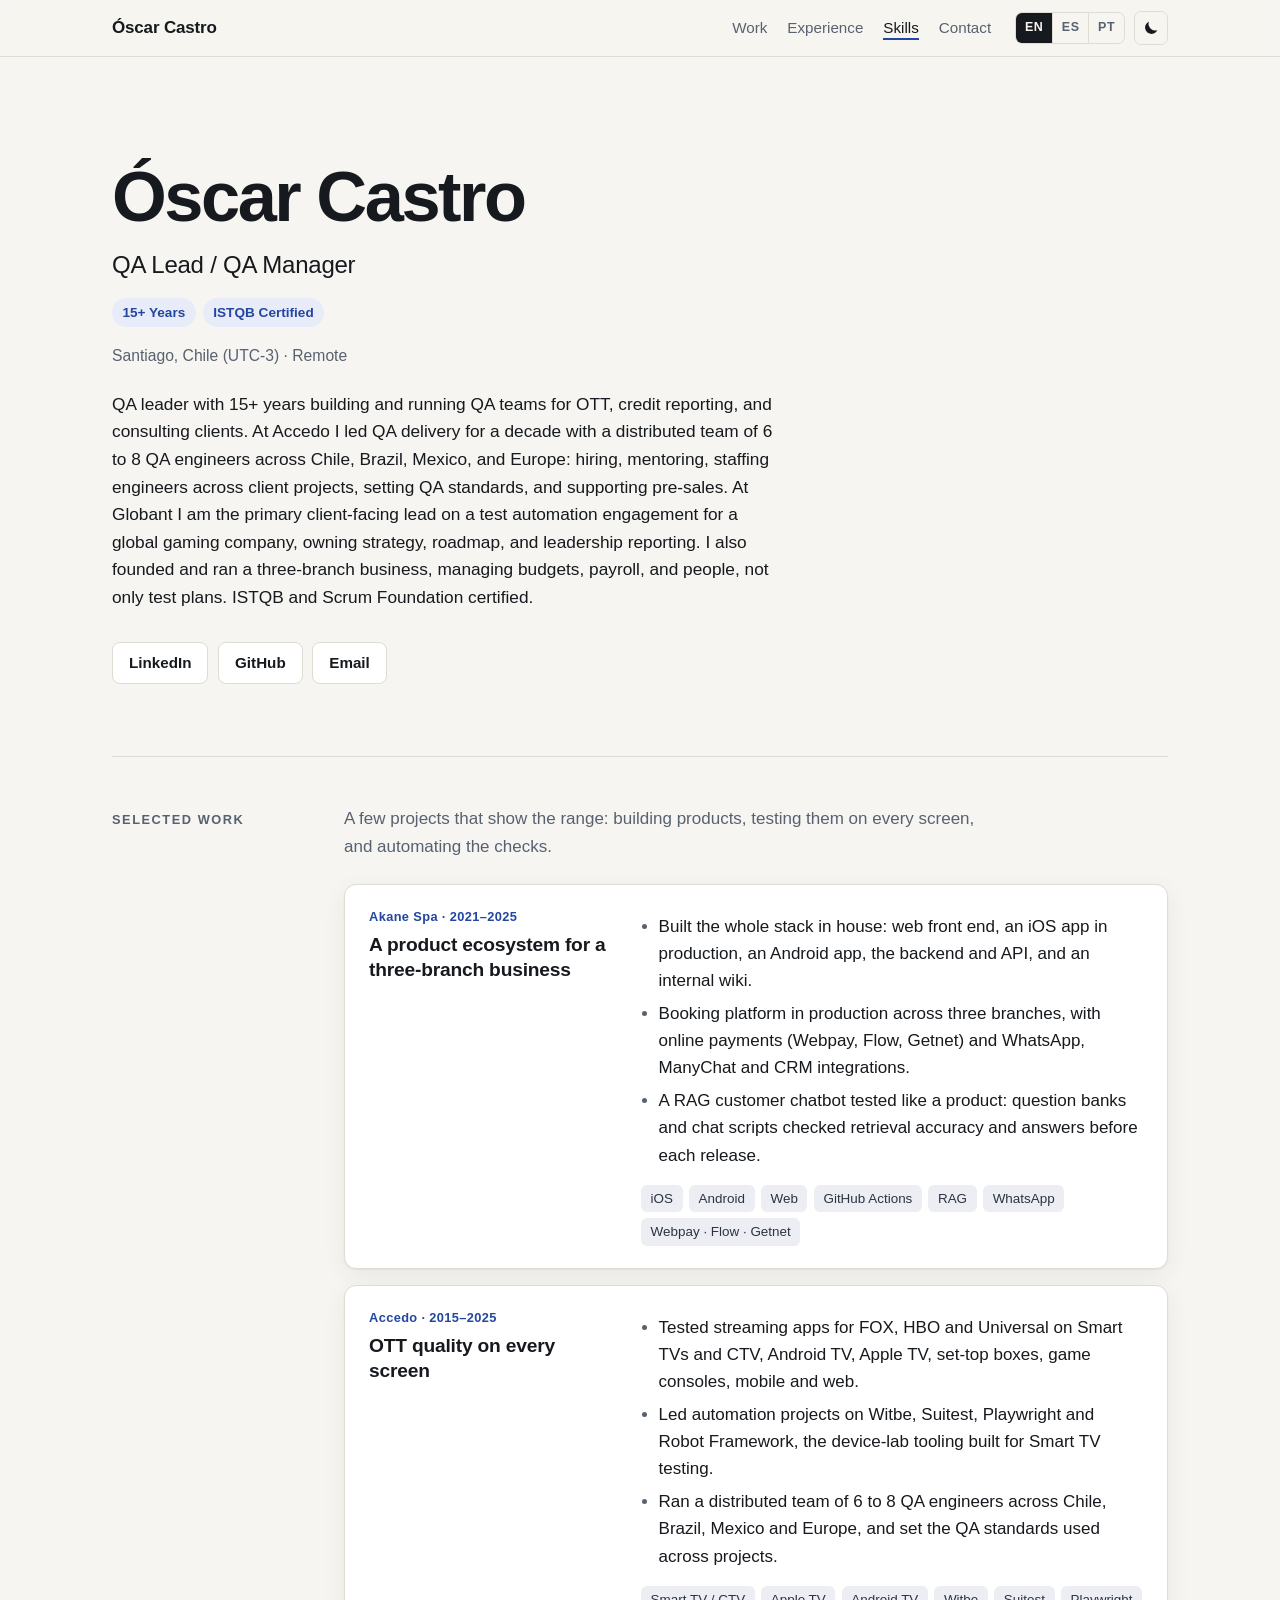
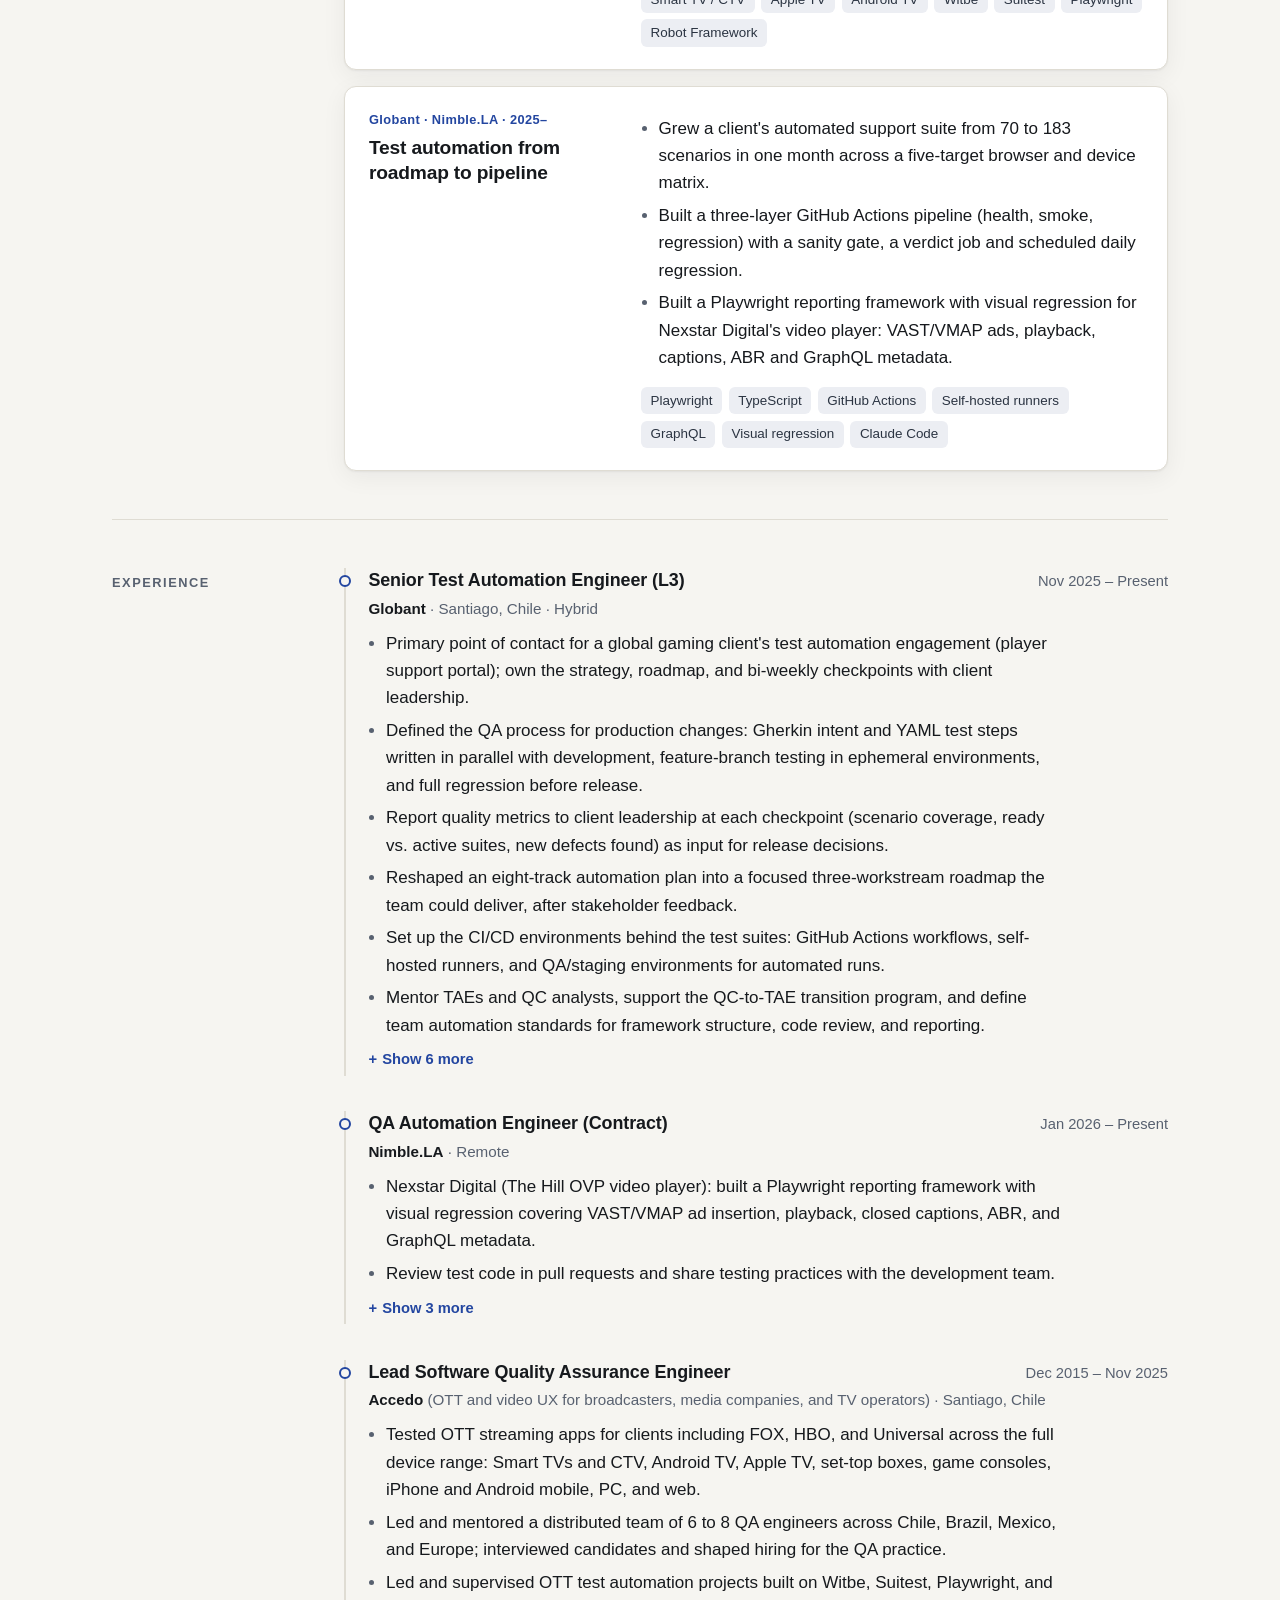
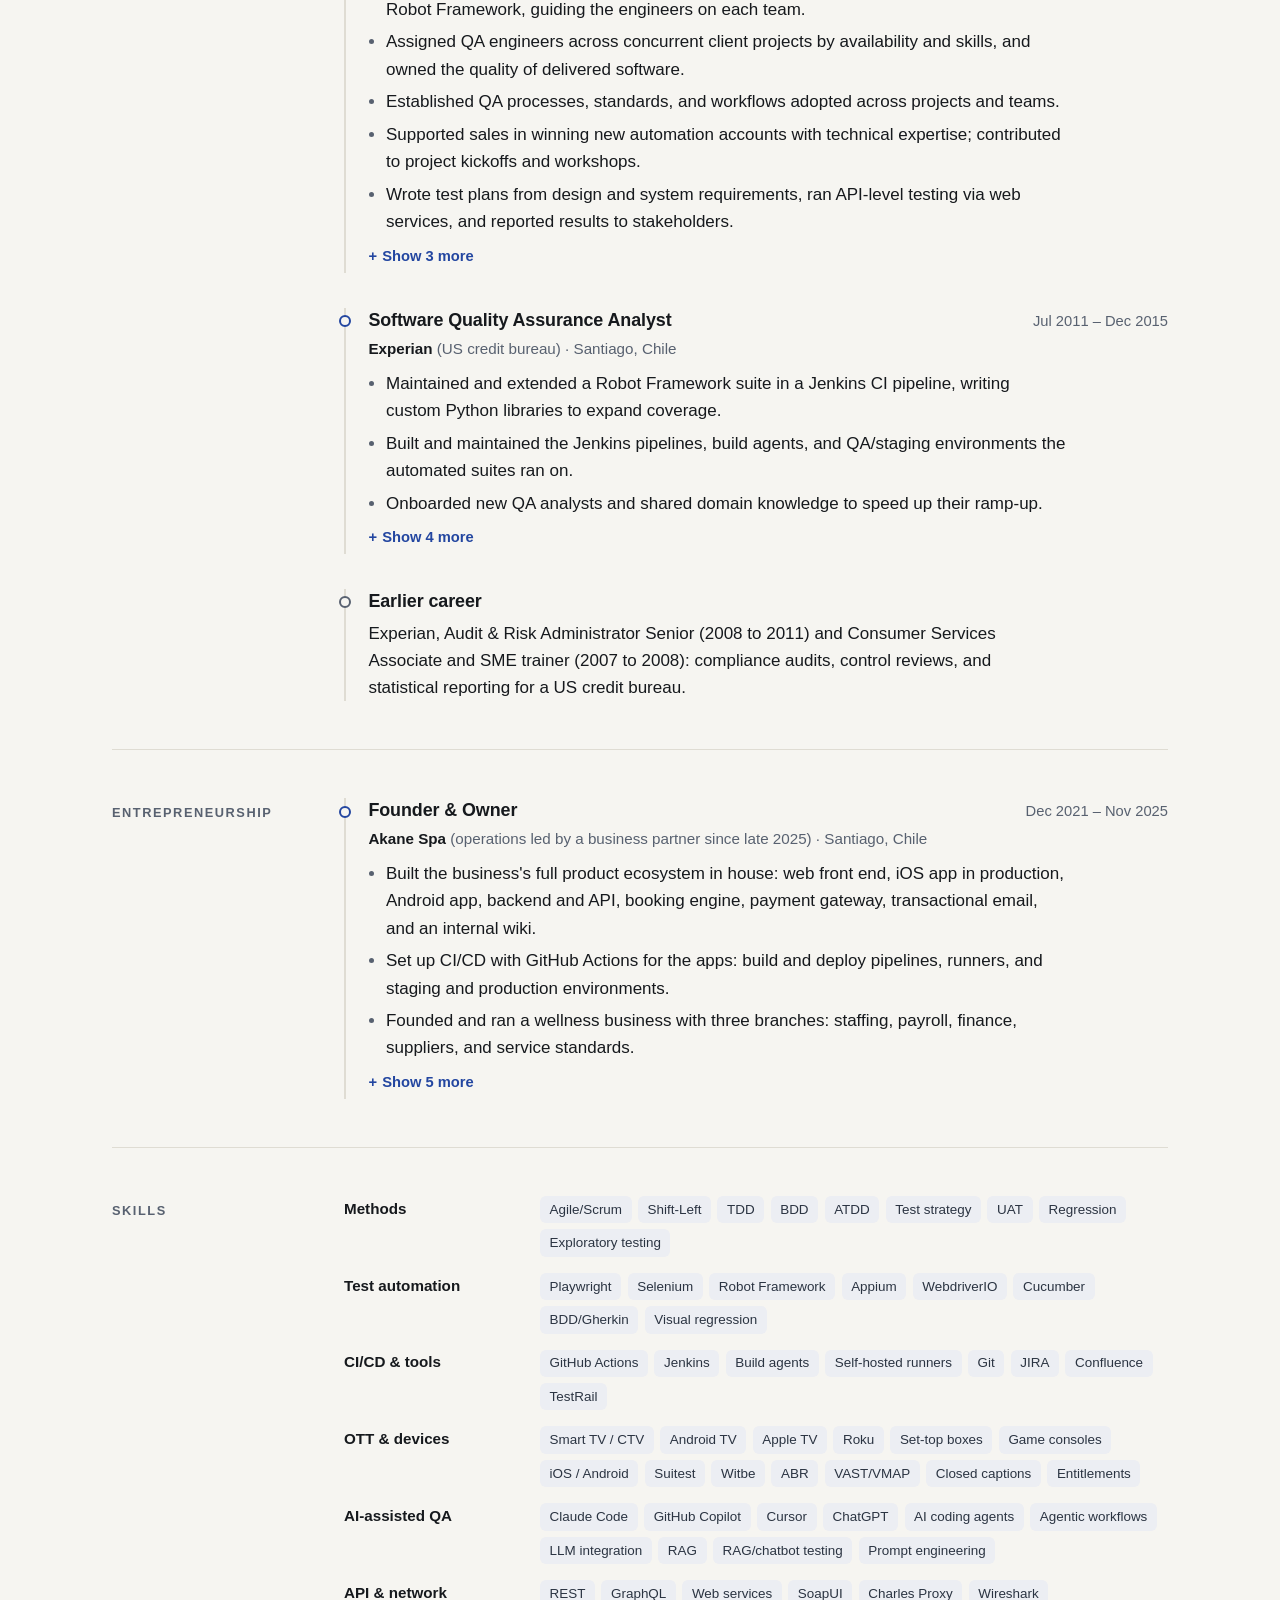
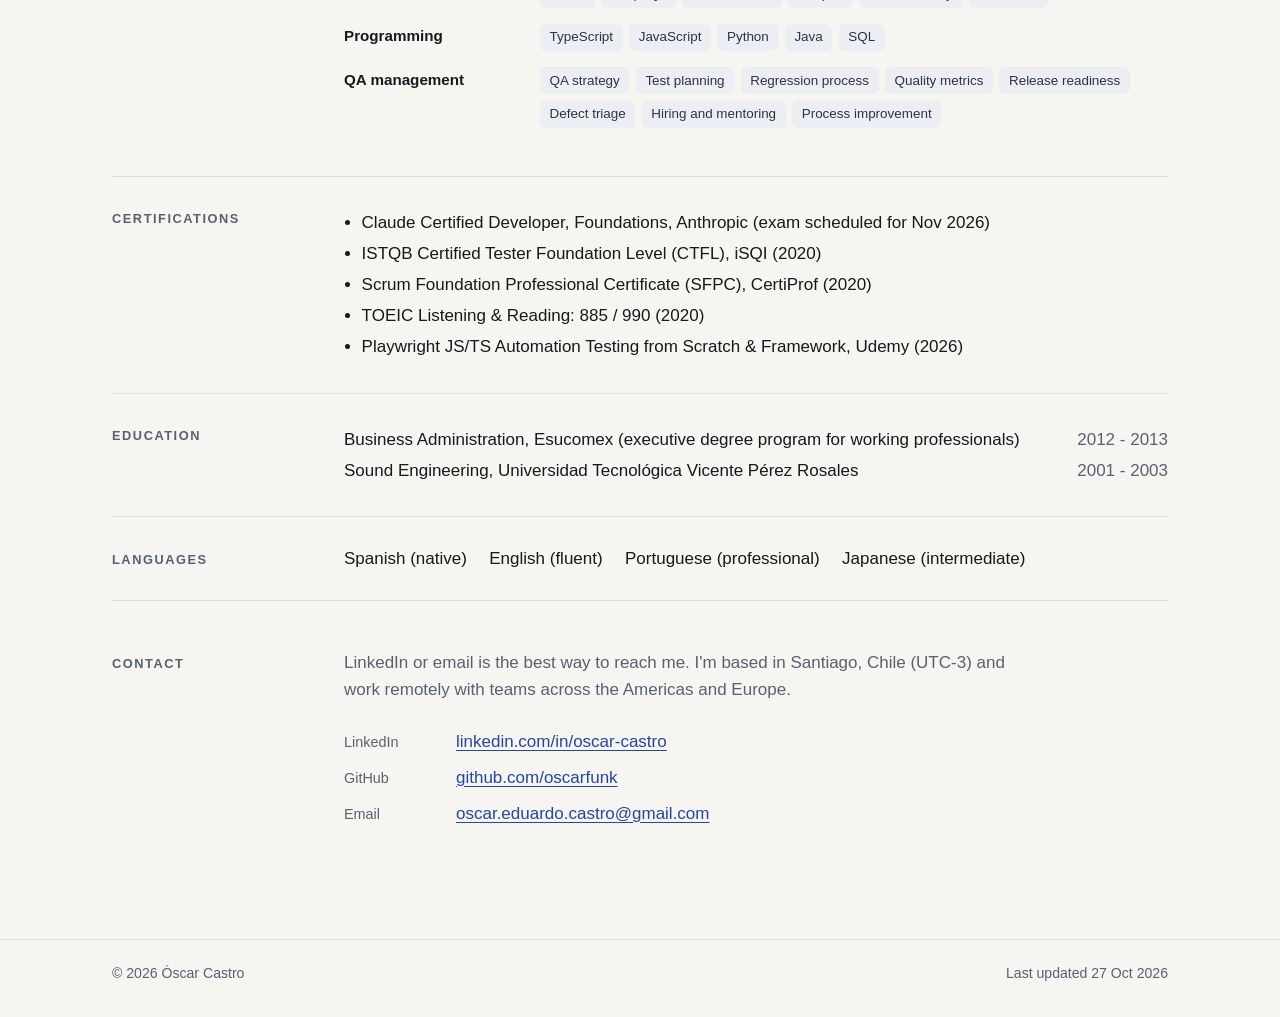
<file: index.html>
<!doctype html>
<html lang="en">
<head>
<meta charset="utf-8">
<meta name="viewport" content="width=device-width, initial-scale=1">
<title>Óscar Castro · QA Lead / QA Manager</title>
<meta name="description" content="Óscar Castro, QA Lead and QA Manager in Santiago, Chile. 15+ years leading QA teams and test automation for OTT streaming, credit reporting and consulting clients. ISTQB certified.">
<meta name="color-scheme" content="light dark">
<link rel="canonical" href="https://oscarfunk.github.io/">
<link rel="alternate" hreflang="en" href="https://oscarfunk.github.io/">
<link rel="alternate" hreflang="es" href="https://oscarfunk.github.io/es/">
<link rel="alternate" hreflang="pt" href="https://oscarfunk.github.io/pt/">
<link rel="alternate" hreflang="x-default" href="https://oscarfunk.github.io/">
<meta property="og:type" content="profile">
<meta property="og:title" content="Óscar Castro · QA Lead / QA Manager">
<meta property="og:description" content="Óscar Castro, QA Lead and QA Manager in Santiago, Chile. 15+ years leading QA teams and test automation for OTT streaming, credit reporting and consulting clients. ISTQB certified.">
<meta property="og:url" content="https://oscarfunk.github.io/">
<meta property="og:locale" content="en_US">
<meta name="twitter:card" content="summary">
<link rel="icon" href="/assets/favicon.svg" type="image/svg+xml">
<link rel="stylesheet" href="/assets/css/style.css">
<script>try{var t=localStorage.getItem("theme");if(t==="light"||t==="dark")document.documentElement.setAttribute("data-theme",t)}catch(e){}</script>
<script type="application/ld+json">{"@context": "https://schema.org", "@type": "Person", "name": "Óscar Castro", "jobTitle": "QA Lead / QA Manager", "url": "https://oscarfunk.github.io/", "sameAs": ["https://linkedin.com/in/oscar-castro", "https://github.com/oscarfunk"], "address": {"@type": "PostalAddress", "addressLocality": "Santiago", "addressCountry": "CL"}}</script>
</head>
<body>
<a class="skip" href="#main">Skip to content</a>
<header class="topbar">
  <div class="topbar-in">
    <a class="brand" href="/">Óscar Castro</a>
    <nav class="nav" aria-label="Sections">
      <a href="#work">Work</a>
      <a href="#experience">Experience</a>
      <a href="#skills">Skills</a>
      <a href="#contact">Contact</a>
    </nav>
    <div class="tools">
      <nav class="langs" aria-label="Language">
        <a href="/" hreflang="en" lang="en" title="English" aria-current="page">EN</a>
        <a href="/es/" hreflang="es" lang="es" title="Español">ES</a>
        <a href="/pt/" hreflang="pt" lang="pt" title="Português">PT</a>
      </nav>
      <button class="theme" type="button" data-to-dark="Switch to dark theme" data-to-light="Switch to light theme" aria-label="Switch to dark theme" title="Switch to dark theme">
        <svg class="i-moon" viewBox="0 0 24 24" width="18" height="18" aria-hidden="true"><path d="M20.5 14.6A8.5 8.5 0 0 1 9.4 3.5a8.5 8.5 0 1 0 11.1 11.1z" fill="currentColor"/></svg>
        <svg class="i-sun" viewBox="0 0 24 24" width="18" height="18" aria-hidden="true"><circle cx="12" cy="12" r="4.2" fill="currentColor"/><g stroke="currentColor" stroke-width="2" stroke-linecap="round"><path d="M12 2.5v2.2M12 19.3v2.2M2.5 12h2.2M19.3 12h2.2M5.3 5.3l1.6 1.6M17.1 17.1l1.6 1.6M5.3 18.7l1.6-1.6M17.1 6.9l1.6-1.6"/></g></svg>
      </button>
    </div>
  </div>
</header>

<main id="main">
<section class="hero" aria-labelledby="h-name">
  <h1 id="h-name">Óscar Castro</h1>
  <p class="hero-role">QA Lead / QA Manager</p>
  <ul class="facts"><li>15+ Years</li><li>ISTQB Certified</li></ul>
  <p class="hero-loc">Santiago, Chile (UTC-3) · Remote</p>
  <p class="hero-sum">QA leader with 15+ years building and running QA teams for OTT, credit reporting, and consulting clients. At Accedo I led QA delivery for a decade with a distributed team of 6 to 8 QA engineers across Chile, Brazil, Mexico, and Europe: hiring, mentoring, staffing engineers across client projects, setting QA standards, and supporting pre-sales. At Globant I am the primary client-facing lead on a test automation engagement for a global gaming company, owning strategy, roadmap, and leadership reporting. I also founded and ran a three-branch business, managing budgets, payroll, and people, not only test plans. ISTQB and Scrum Foundation certified.</p>
  <div class="actions"><a class="btn" href="https://linkedin.com/in/oscar-castro" rel="me">LinkedIn</a><a class="btn" href="https://github.com/oscarfunk" rel="me">GitHub</a><a class="btn js-email" href="#contact" data-u="oscar.eduardo.castro" data-d="gmail.com">Email</a></div>
</section>

<section class="sec" id="work" aria-labelledby="h-work">
  <h2 class="sec-h" id="h-work">Selected work</h2>
  <div class="sec-b">
<p class="intro">A few projects that show the range: building products, testing them on every screen, and automating the checks.</p>
<div class="cards">
<article class="card">
  <div class="card-h">
    <p class="kicker">Akane Spa · 2021–2025</p>
    <h3 class="card-t">A product ecosystem for a three-branch business</h3>
  </div>
  <div class="card-b">
    <ul class="bul"><li>Built the whole stack in house: web front end, an iOS app in production, an Android app, the backend and API, and an internal wiki.</li><li>Booking platform in production across three branches, with online payments (Webpay, Flow, Getnet) and WhatsApp, ManyChat and CRM integrations.</li><li>A RAG customer chatbot tested like a product: question banks and chat scripts checked retrieval accuracy and answers before each release.</li></ul>
    <ul class="chips"><li>iOS</li><li>Android</li><li>Web</li><li>GitHub Actions</li><li>RAG</li><li>WhatsApp</li><li>Webpay · Flow · Getnet</li></ul>
  </div>
</article>
<article class="card">
  <div class="card-h">
    <p class="kicker">Accedo · 2015–2025</p>
    <h3 class="card-t">OTT quality on every screen</h3>
  </div>
  <div class="card-b">
    <ul class="bul"><li>Tested streaming apps for FOX, HBO and Universal on Smart TVs and CTV, Android TV, Apple TV, set-top boxes, game consoles, mobile and web.</li><li>Led automation projects on Witbe, Suitest, Playwright and Robot Framework, the device-lab tooling built for Smart TV testing.</li><li>Ran a distributed team of 6 to 8 QA engineers across Chile, Brazil, Mexico and Europe, and set the QA standards used across projects.</li></ul>
    <ul class="chips"><li>Smart TV / CTV</li><li>Apple TV</li><li>Android TV</li><li>Witbe</li><li>Suitest</li><li>Playwright</li><li>Robot Framework</li></ul>
  </div>
</article>
<article class="card">
  <div class="card-h">
    <p class="kicker">Globant · Nimble.LA · 2025–</p>
    <h3 class="card-t">Test automation from roadmap to pipeline</h3>
  </div>
  <div class="card-b">
    <ul class="bul"><li>Grew a client&#x27;s automated support suite from 70 to 183 scenarios in one month across a five-target browser and device matrix.</li><li>Built a three-layer GitHub Actions pipeline (health, smoke, regression) with a sanity gate, a verdict job and scheduled daily regression.</li><li>Built a Playwright reporting framework with visual regression for Nexstar Digital&#x27;s video player: VAST/VMAP ads, playback, captions, ABR and GraphQL metadata.</li></ul>
    <ul class="chips"><li>Playwright</li><li>TypeScript</li><li>GitHub Actions</li><li>Self-hosted runners</li><li>GraphQL</li><li>Visual regression</li><li>Claude Code</li></ul>
  </div>
</article>
</div>
  </div>
</section>

<section class="sec" id="experience" aria-labelledby="h-experience">
  <h2 class="sec-h" id="h-experience">Experience</h2>
  <div class="sec-b">
<div class="timeline">
<article class="role" id="role-globant">
  <div class="role-h">
    <h3 class="role-t">Senior Test Automation Engineer (L3)</h3>
    <p class="role-d">Nov 2025 – Present</p>
  </div>
  <p class="role-m"><span class="co">Globant</span> · Santiago, Chile · Hybrid</p>
  <ul class="bul"><li>Primary point of contact for a global gaming client&#x27;s test automation engagement (player support portal); own the strategy, roadmap, and bi-weekly checkpoints with client leadership.</li><li>Defined the QA process for production changes: Gherkin intent and YAML test steps written in parallel with development, feature-branch testing in ephemeral environments, and full regression before release.</li><li>Report quality metrics to client leadership at each checkpoint (scenario coverage, ready vs. active suites, new defects found) as input for release decisions.</li><li>Reshaped an eight-track automation plan into a focused three-workstream roadmap the team could deliver, after stakeholder feedback.</li><li>Set up the CI/CD environments behind the test suites: GitHub Actions workflows, self-hosted runners, and QA/staging environments for automated runs.</li><li>Mentor TAEs and QC analysts, support the QC-to-TAE transition program, and define team automation standards for framework structure, code review, and reporting.</li></ul>
  <details class="more">
    <summary><span class="m">Show 6 more</span><span class="l">Show less</span></summary>
    <ul class="bul"><li>Apply AI coding agents (Claude Code, Cursor, GitHub Copilot) across the test lifecycle: drafting Playwright tests from Gherkin intent and YAML steps, debugging failing runs, and troubleshooting environment issues.</li><li>Grew automated support-suite coverage from 70 to 183 scenarios in one month across a 5-target browser and device matrix.</li><li>Built a three-layer GitHub Actions pipeline (health, smoke, regression) with a @sanity smoke gate, a verdict job that reports where a run stopped, and scheduled daily regression.</li><li>Design and maintain Playwright/TypeScript frameworks with AI-assisted test creation (Claude Code, GitHub Copilot) to reduce authoring and maintenance effort.</li><li>Designed a backend test automation strategy for a client GraphQL service (about 10,700 lines, 50 to 60 integrations) under full network isolation, using a self-hosted CI runner.</li><li>Contribute to client proposals and technical pre-sales: scope, estimates, and testing approach.</li></ul>
  </details>
</article>
<article class="role" id="role-nimble">
  <div class="role-h">
    <h3 class="role-t">QA Automation Engineer (Contract)</h3>
    <p class="role-d">Jan 2026 – Present</p>
  </div>
  <p class="role-m"><span class="co">Nimble.LA</span> · Remote</p>
  <ul class="bul"><li>Nexstar Digital (The Hill OVP video player): built a Playwright reporting framework with visual regression covering VAST/VMAP ad insertion, playback, closed captions, ABR, and GraphQL metadata.</li><li>Review test code in pull requests and share testing practices with the development team.</li></ul>
  <details class="more">
    <summary><span class="m">Show 3 more</span><span class="l">Show less</span></summary>
    <ul class="bul"><li>Nexstar Digital: led UAT and regression for the OVP release, validating ad KVPs, click-to-play, hardwall suppression, and entitlements across two staging environments.</li><li>Build and maintain Playwright suites for key user flows on web and WordPress sites, following design specs.</li><li>Run manual, exploratory, and regression testing across releases and environments; document defects with clear reproduction steps.</li></ul>
  </details>
</article>
<article class="role" id="role-accedo">
  <div class="role-h">
    <h3 class="role-t">Lead Software Quality Assurance Engineer</h3>
    <p class="role-d">Dec 2015 – Nov 2025</p>
  </div>
  <p class="role-m"><span class="co">Accedo</span> <span class="note">(OTT and video UX for broadcasters, media companies, and TV operators)</span> · Santiago, Chile</p>
  <ul class="bul"><li>Tested OTT streaming apps for clients including FOX, HBO, and Universal across the full device range: Smart TVs and CTV, Android TV, Apple TV, set-top boxes, game consoles, iPhone and Android mobile, PC, and web.</li><li>Led and mentored a distributed team of 6 to 8 QA engineers across Chile, Brazil, Mexico, and Europe; interviewed candidates and shaped hiring for the QA practice.</li><li>Led and supervised OTT test automation projects built on Witbe, Suitest, Playwright, and Robot Framework, guiding the engineers on each team.</li><li>Assigned QA engineers across concurrent client projects by availability and skills, and owned the quality of delivered software.</li><li>Established QA processes, standards, and workflows adopted across projects and teams.</li><li>Supported sales in winning new automation accounts with technical expertise; contributed to project kickoffs and workshops.</li><li>Wrote test plans from design and system requirements, ran API-level testing via web services, and reported results to stakeholders.</li></ul>
  <details class="more">
    <summary><span class="m">Show 3 more</span><span class="l">Show less</span></summary>
    <ul class="bul"><li>Led and built automation for OTT platforms with Playwright, Suitest, and Witbe, the device-lab tooling purpose-built for Smart TV testing.</li><li>Provided UAT support and cross-vendor compatibility testing for Smart TV apps to secure broad device coverage.</li><li>Managed defect tracking in JIRA from triage to closure.</li></ul>
  </details>
</article>
<article class="role" id="role-experian">
  <div class="role-h">
    <h3 class="role-t">Software Quality Assurance Analyst</h3>
    <p class="role-d">Jul 2011 – Dec 2015</p>
  </div>
  <p class="role-m"><span class="co">Experian</span> <span class="note">(US credit bureau)</span> · Santiago, Chile</p>
  <ul class="bul"><li>Maintained and extended a Robot Framework suite in a Jenkins CI pipeline, writing custom Python libraries to expand coverage.</li><li>Built and maintained the Jenkins pipelines, build agents, and QA/staging environments the automated suites ran on.</li><li>Onboarded new QA analysts and shared domain knowledge to speed up their ramp-up.</li></ul>
  <details class="more">
    <summary><span class="m">Show 4 more</span><span class="l">Show less</span></summary>
    <ul class="bul"><li>Validated US credit report and dispute-resolution workflows under FCRA compliance.</li><li>Tested desktop apps, IVR, web, batch processes, mainframe, and backend APIs; validated credit data across systems with SQL.</li><li>Planned and executed test cases and regression cycles in Agile sprints; triaged and prioritized defects.</li><li>Analyzed requirements, authored test design documents, and joined test strategy sessions to set scope and timelines; reviewed test cases and results to close coverage gaps.</li></ul>
  </details>
</article>
<div class="role earlier">
  <h3 class="role-t">Earlier career</h3>
  <p>Experian, Audit &amp; Risk Administrator Senior (2008 to 2011) and Consumer Services Associate and SME trainer (2007 to 2008): compliance audits, control reviews, and statistical reporting for a US credit bureau.</p>
</div>
</div>
  </div>
</section>

<section class="sec" id="venture" aria-labelledby="h-venture">
  <h2 class="sec-h" id="h-venture">Entrepreneurship</h2>
  <div class="sec-b">
<div class="timeline">
<article class="role" id="role-akane">
  <div class="role-h">
    <h3 class="role-t">Founder &amp; Owner</h3>
    <p class="role-d">Dec 2021 – Nov 2025</p>
  </div>
  <p class="role-m"><span class="co">Akane Spa</span> <span class="note">(operations led by a business partner since late 2025)</span> · Santiago, Chile</p>
  <ul class="bul"><li>Built the business&#x27;s full product ecosystem in house: web front end, iOS app in production, Android app, backend and API, booking engine, payment gateway, transactional email, and an internal wiki.</li><li>Set up CI/CD with GitHub Actions for the apps: build and deploy pipelines, runners, and staging and production environments.</li><li>Founded and ran a wellness business with three branches: staffing, payroll, finance, suppliers, and service standards.</li></ul>
  <details class="more">
    <summary><span class="m">Show 5 more</span><span class="l">Show less</span></summary>
    <ul class="bul"><li>Built and operated a RAG-based customer chatbot in production, integrated with the booking engine, CRM, and messaging channels (WhatsApp, ManyChat).</li><li>Tested the chatbot like a product: built question banks and chat scripts to evaluate retrieval accuracy and generated answers before each release.</li><li>Automated customer communication on the backend: WhatsApp appointment reminders, review requests, and CRM deduplication across channels.</li><li>Ran Google Ads and Meta Ads acquisition campaigns and managed the brand&#x27;s social media.</li><li>Built the booking platform running in production: reservations across three branches, online payments (Webpay, Flow, Getnet), and third-party integrations with WhatsApp, ManyChat, and the CRM.</li></ul>
  </details>
</article>
</div>
  </div>
</section>

<section class="sec" id="skills" aria-labelledby="h-skills">
  <h2 class="sec-h" id="h-skills">Skills</h2>
  <div class="sec-b">
<dl class="skills">
<div class="sk"><dt>Methods</dt><dd><ul class="chips"><li>Agile/Scrum</li><li>Shift-Left</li><li>TDD</li><li>BDD</li><li>ATDD</li><li>Test strategy</li><li>UAT</li><li>Regression</li><li>Exploratory testing</li></ul></dd></div>
<div class="sk"><dt>Test automation</dt><dd><ul class="chips"><li>Playwright</li><li>Selenium</li><li>Robot Framework</li><li>Appium</li><li>WebdriverIO</li><li>Cucumber</li><li>BDD/Gherkin</li><li>Visual regression</li></ul></dd></div>
<div class="sk"><dt>CI/CD &amp; tools</dt><dd><ul class="chips"><li>GitHub Actions</li><li>Jenkins</li><li>Build agents</li><li>Self-hosted runners</li><li>Git</li><li>JIRA</li><li>Confluence</li><li>TestRail</li></ul></dd></div>
<div class="sk"><dt>OTT &amp; devices</dt><dd><ul class="chips"><li>Smart TV / CTV</li><li>Android TV</li><li>Apple TV</li><li>Roku</li><li>Set-top boxes</li><li>Game consoles</li><li>iOS / Android</li><li>Suitest</li><li>Witbe</li><li>ABR</li><li>VAST/VMAP</li><li>Closed captions</li><li>Entitlements</li></ul></dd></div>
<div class="sk"><dt>AI-assisted QA</dt><dd><ul class="chips"><li>Claude Code</li><li>GitHub Copilot</li><li>Cursor</li><li>ChatGPT</li><li>AI coding agents</li><li>Agentic workflows</li><li>LLM integration</li><li>RAG</li><li>RAG/chatbot testing</li><li>Prompt engineering</li></ul></dd></div>
<div class="sk"><dt>API &amp; network</dt><dd><ul class="chips"><li>REST</li><li>GraphQL</li><li>Web services</li><li>SoapUI</li><li>Charles Proxy</li><li>Wireshark</li></ul></dd></div>
<div class="sk"><dt>Programming</dt><dd><ul class="chips"><li>TypeScript</li><li>JavaScript</li><li>Python</li><li>Java</li><li>SQL</li></ul></dd></div>
<div class="sk"><dt>QA management</dt><dd><ul class="chips"><li>QA strategy</li><li>Test planning</li><li>Regression process</li><li>Quality metrics</li><li>Release readiness</li><li>Defect triage</li><li>Hiring and mentoring</li><li>Process improvement</li></ul></dd></div>
</dl>
  </div>
</section>

<section class="sec compact" id="certs" aria-labelledby="h-certs">
  <h2 class="sec-h" id="h-certs">Certifications</h2>
  <div class="sec-b">
<ul class="list"><li>Claude Certified Developer, Foundations, Anthropic (exam scheduled for Nov 2026)</li><li>ISTQB Certified Tester Foundation Level (CTFL), iSQI (2020)</li><li>Scrum Foundation Professional Certificate (SFPC), CertiProf (2020)</li><li>TOEIC Listening &amp; Reading: 885 / 990 (2020)</li><li>Playwright JS/TS Automation Testing from Scratch &amp; Framework, Udemy (2026)</li></ul>
  </div>
</section>

<section class="sec compact" id="education" aria-labelledby="h-education">
  <h2 class="sec-h" id="h-education">Education</h2>
  <div class="sec-b">
<ul class="list edu">
<li><span>Business Administration, Esucomex (executive degree program for working professionals)</span><span class="yr">2012 - 2013</span></li>
<li><span>Sound Engineering, Universidad Tecnológica Vicente Pérez Rosales</span><span class="yr">2001 - 2003</span></li>
</ul>
  </div>
</section>

<section class="sec compact" id="languages" aria-labelledby="h-languages">
  <h2 class="sec-h" id="h-languages">Languages</h2>
  <div class="sec-b">
<ul class="inline"><li>Spanish (native)</li><li>English (fluent)</li><li>Portuguese (professional)</li><li>Japanese (intermediate)</li></ul>
  </div>
</section>

<section class="sec" id="contact" aria-labelledby="h-contact">
  <h2 class="sec-h" id="h-contact">Contact</h2>
  <div class="sec-b">
<p class="intro">LinkedIn or email is the best way to reach me. I&#x27;m based in Santiago, Chile (UTC-3) and work remotely with teams across the Americas and Europe.</p>
<ul class="contact">
  <li><span class="ck">LinkedIn</span><a href="https://linkedin.com/in/oscar-castro" rel="me">linkedin.com/in/oscar-castro</a></li>
  <li><span class="ck">GitHub</span><a href="https://github.com/oscarfunk" rel="me">github.com/oscarfunk</a></li>
  <li><span class="ck">Email</span><a class=" js-email" href="#contact" data-u="oscar.eduardo.castro" data-d="gmail.com" data-show>Email</a><noscript>oscar.eduardo.castro at gmail.com</noscript></li>
</ul>
  </div>
</section>
</main>

<footer class="foot">
  <div class="foot-in">
    <span>© 2026 Óscar Castro</span>
    <span>Last updated 27 Oct 2026</span>
  </div>
</footer>
<script src="/assets/js/main.js" defer></script>
</body>
</html>
</file>
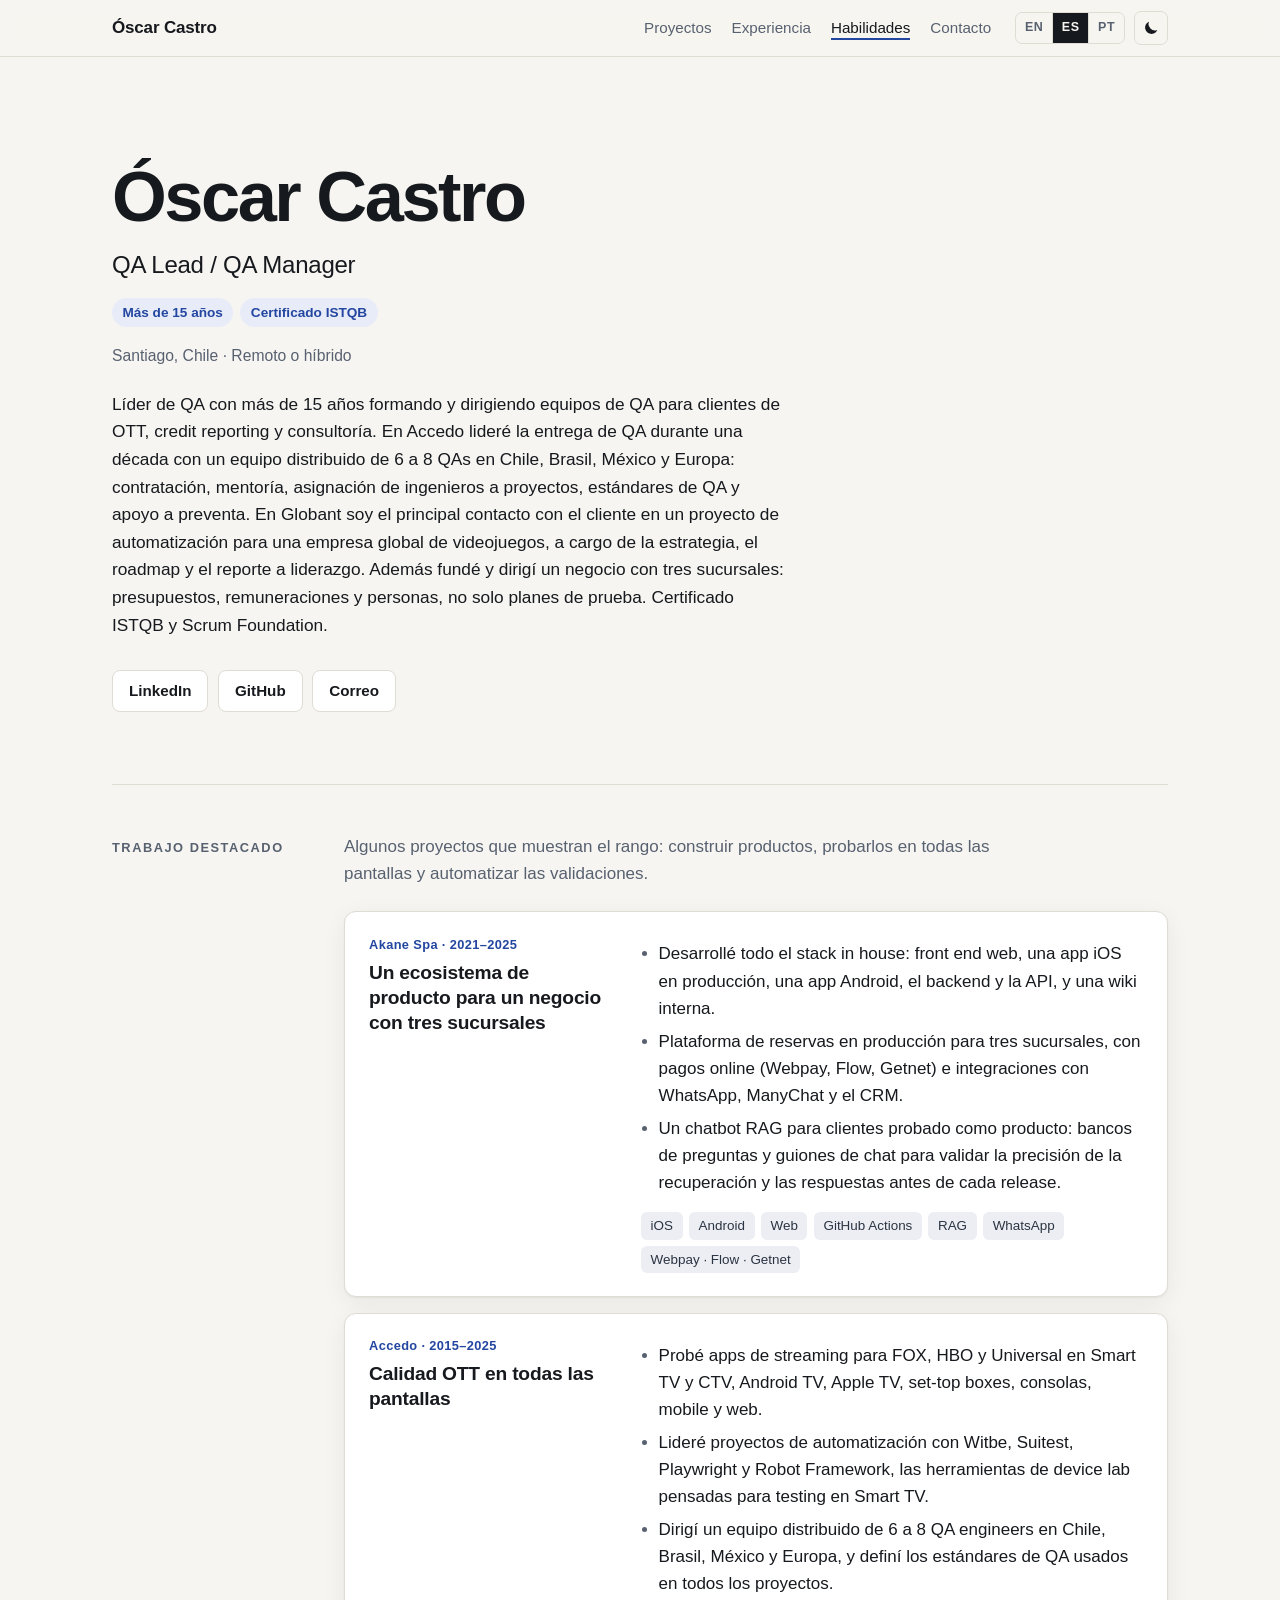
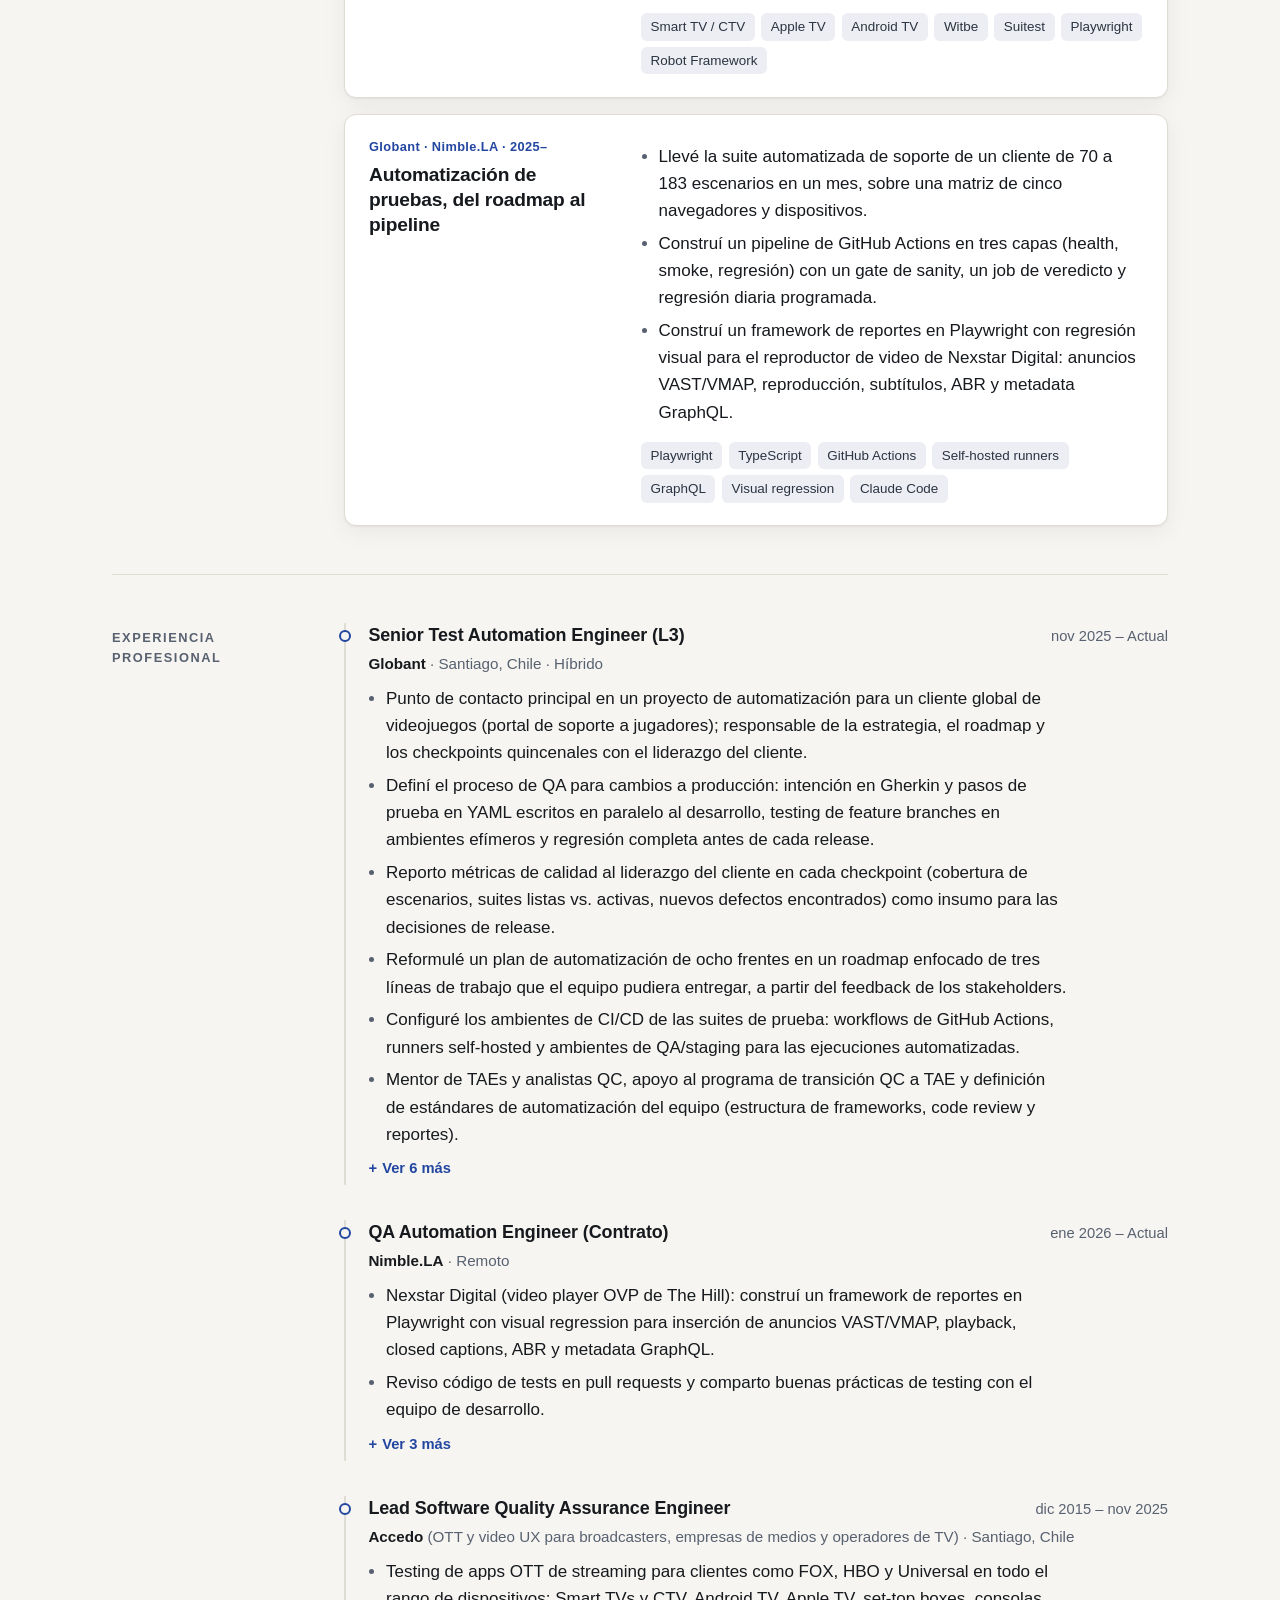
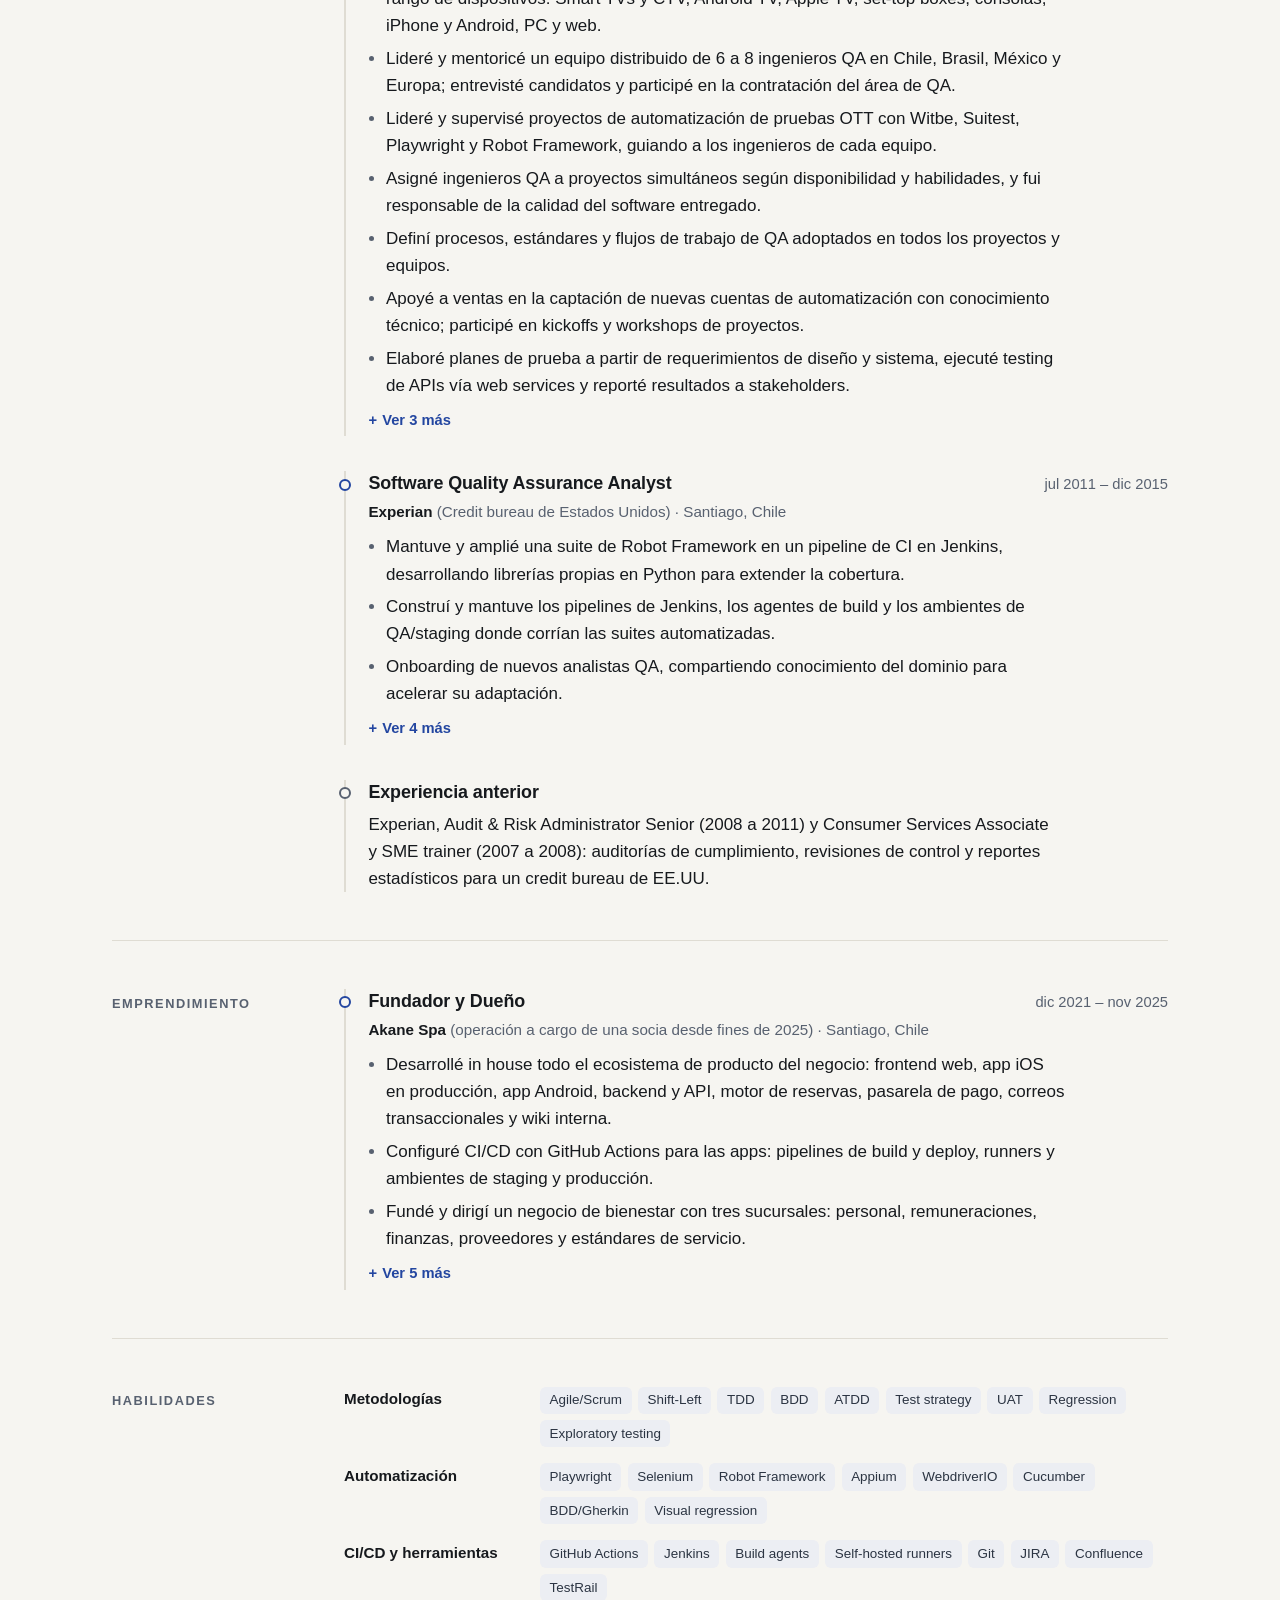
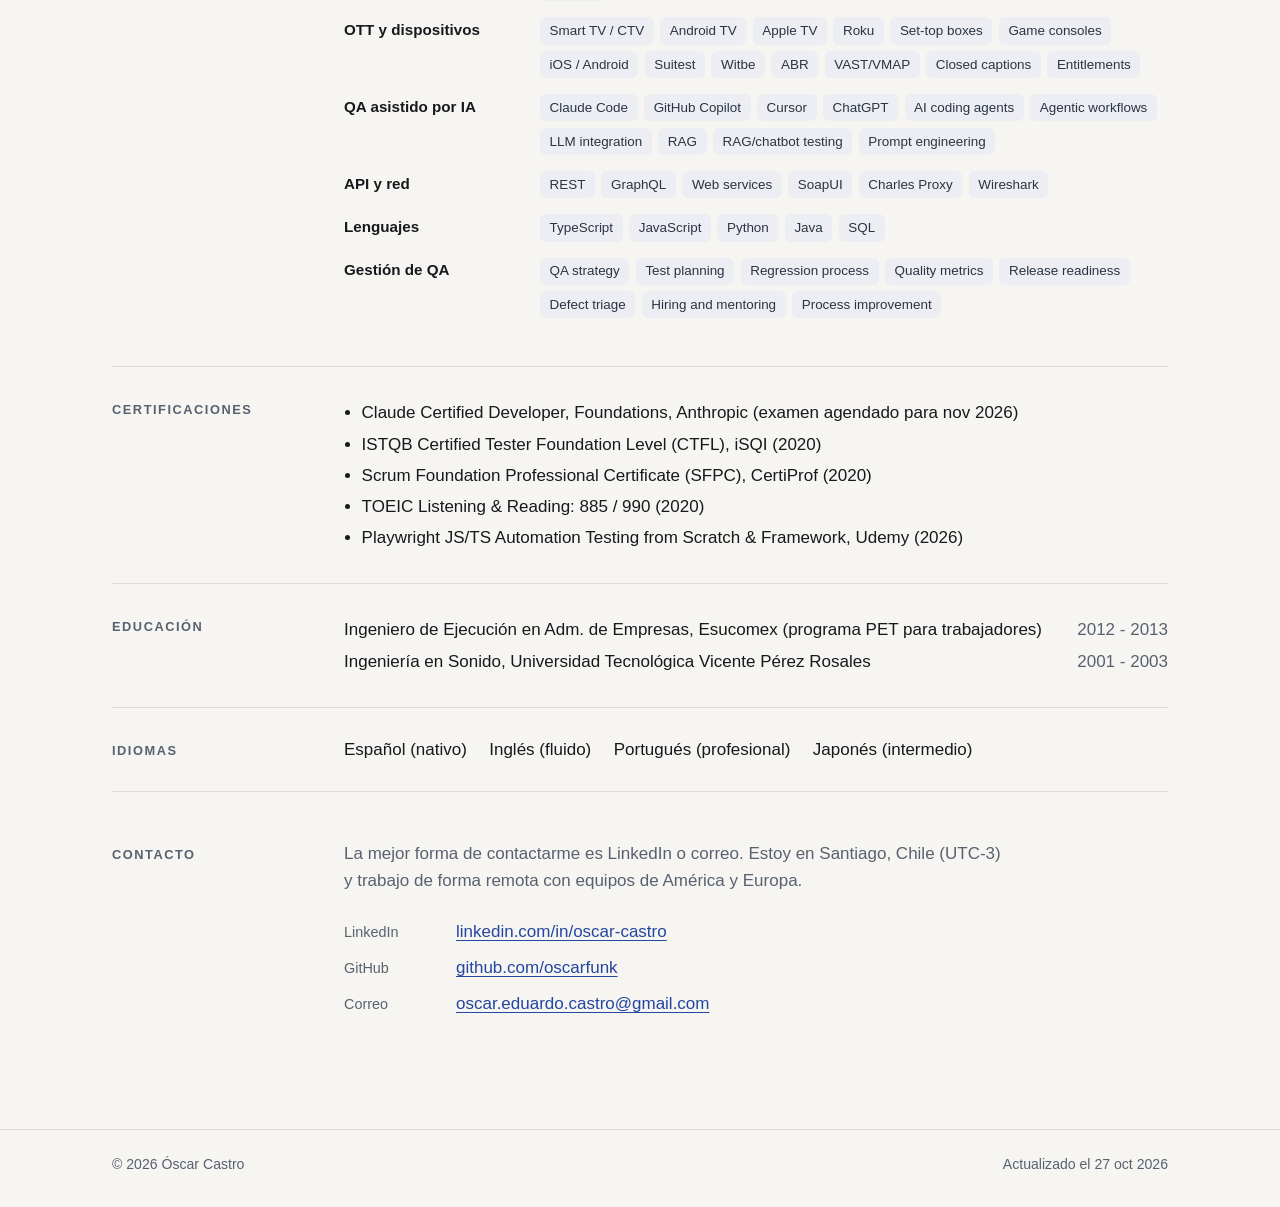
<file: es/index.html>
<!doctype html>
<html lang="es">
<head>
<meta charset="utf-8">
<meta name="viewport" content="width=device-width, initial-scale=1">
<title>Óscar Castro · QA Lead / QA Manager</title>
<meta name="description" content="Óscar Castro, QA Lead y QA Manager en Santiago, Chile. Más de 15 años liderando equipos de QA y automatización de pruebas para clientes de OTT/streaming, credit reporting y consultoría. Certificado ISTQB.">
<meta name="color-scheme" content="light dark">
<link rel="canonical" href="https://oscarfunk.github.io/es/">
<link rel="alternate" hreflang="en" href="https://oscarfunk.github.io/">
<link rel="alternate" hreflang="es" href="https://oscarfunk.github.io/es/">
<link rel="alternate" hreflang="pt" href="https://oscarfunk.github.io/pt/">
<link rel="alternate" hreflang="x-default" href="https://oscarfunk.github.io/">
<meta property="og:type" content="profile">
<meta property="og:title" content="Óscar Castro · QA Lead / QA Manager">
<meta property="og:description" content="Óscar Castro, QA Lead y QA Manager en Santiago, Chile. Más de 15 años liderando equipos de QA y automatización de pruebas para clientes de OTT/streaming, credit reporting y consultoría. Certificado ISTQB.">
<meta property="og:url" content="https://oscarfunk.github.io/es/">
<meta property="og:locale" content="es_CL">
<meta name="twitter:card" content="summary">
<link rel="icon" href="/assets/favicon.svg" type="image/svg+xml">
<link rel="stylesheet" href="/assets/css/style.css">
<script>try{var t=localStorage.getItem("theme");if(t==="light"||t==="dark")document.documentElement.setAttribute("data-theme",t)}catch(e){}</script>
<script type="application/ld+json">{"@context": "https://schema.org", "@type": "Person", "name": "Óscar Castro", "jobTitle": "QA Lead / QA Manager", "url": "https://oscarfunk.github.io/es/", "sameAs": ["https://linkedin.com/in/oscar-castro", "https://github.com/oscarfunk"], "address": {"@type": "PostalAddress", "addressLocality": "Santiago", "addressCountry": "CL"}}</script>
</head>
<body>
<a class="skip" href="#main">Saltar al contenido</a>
<header class="topbar">
  <div class="topbar-in">
    <a class="brand" href="/es/">Óscar Castro</a>
    <nav class="nav" aria-label="Secciones">
      <a href="#work">Proyectos</a>
      <a href="#experience">Experiencia</a>
      <a href="#skills">Habilidades</a>
      <a href="#contact">Contacto</a>
    </nav>
    <div class="tools">
      <nav class="langs" aria-label="Idioma">
        <a href="/" hreflang="en" lang="en" title="English">EN</a>
        <a href="/es/" hreflang="es" lang="es" title="Español" aria-current="page">ES</a>
        <a href="/pt/" hreflang="pt" lang="pt" title="Português">PT</a>
      </nav>
      <button class="theme" type="button" data-to-dark="Cambiar a tema oscuro" data-to-light="Cambiar a tema claro" aria-label="Cambiar a tema oscuro" title="Cambiar a tema oscuro">
        <svg class="i-moon" viewBox="0 0 24 24" width="18" height="18" aria-hidden="true"><path d="M20.5 14.6A8.5 8.5 0 0 1 9.4 3.5a8.5 8.5 0 1 0 11.1 11.1z" fill="currentColor"/></svg>
        <svg class="i-sun" viewBox="0 0 24 24" width="18" height="18" aria-hidden="true"><circle cx="12" cy="12" r="4.2" fill="currentColor"/><g stroke="currentColor" stroke-width="2" stroke-linecap="round"><path d="M12 2.5v2.2M12 19.3v2.2M2.5 12h2.2M19.3 12h2.2M5.3 5.3l1.6 1.6M17.1 17.1l1.6 1.6M5.3 18.7l1.6-1.6M17.1 6.9l1.6-1.6"/></g></svg>
      </button>
    </div>
  </div>
</header>

<main id="main">
<section class="hero" aria-labelledby="h-name">
  <h1 id="h-name">Óscar Castro</h1>
  <p class="hero-role">QA Lead / QA Manager</p>
  <ul class="facts"><li>Más de 15 años</li><li>Certificado ISTQB</li></ul>
  <p class="hero-loc">Santiago, Chile · Remoto o híbrido</p>
  <p class="hero-sum">Líder de QA con más de 15 años formando y dirigiendo equipos de QA para clientes de OTT, credit reporting y consultoría. En Accedo lideré la entrega de QA durante una década con un equipo distribuido de 6 a 8 QAs en Chile, Brasil, México y Europa: contratación, mentoría, asignación de ingenieros a proyectos, estándares de QA y apoyo a preventa. En Globant soy el principal contacto con el cliente en un proyecto de automatización para una empresa global de videojuegos, a cargo de la estrategia, el roadmap y el reporte a liderazgo. Además fundé y dirigí un negocio con tres sucursales: presupuestos, remuneraciones y personas, no solo planes de prueba. Certificado ISTQB y Scrum Foundation.</p>
  <div class="actions"><a class="btn" href="https://linkedin.com/in/oscar-castro" rel="me">LinkedIn</a><a class="btn" href="https://github.com/oscarfunk" rel="me">GitHub</a><a class="btn js-email" href="#contact" data-u="oscar.eduardo.castro" data-d="gmail.com">Correo</a></div>
</section>

<section class="sec" id="work" aria-labelledby="h-work">
  <h2 class="sec-h" id="h-work">Trabajo destacado</h2>
  <div class="sec-b">
<p class="intro">Algunos proyectos que muestran el rango: construir productos, probarlos en todas las pantallas y automatizar las validaciones.</p>
<div class="cards">
<article class="card">
  <div class="card-h">
    <p class="kicker">Akane Spa · 2021–2025</p>
    <h3 class="card-t">Un ecosistema de producto para un negocio con tres sucursales</h3>
  </div>
  <div class="card-b">
    <ul class="bul"><li>Desarrollé todo el stack in house: front end web, una app iOS en producción, una app Android, el backend y la API, y una wiki interna.</li><li>Plataforma de reservas en producción para tres sucursales, con pagos online (Webpay, Flow, Getnet) e integraciones con WhatsApp, ManyChat y el CRM.</li><li>Un chatbot RAG para clientes probado como producto: bancos de preguntas y guiones de chat para validar la precisión de la recuperación y las respuestas antes de cada release.</li></ul>
    <ul class="chips"><li>iOS</li><li>Android</li><li>Web</li><li>GitHub Actions</li><li>RAG</li><li>WhatsApp</li><li>Webpay · Flow · Getnet</li></ul>
  </div>
</article>
<article class="card">
  <div class="card-h">
    <p class="kicker">Accedo · 2015–2025</p>
    <h3 class="card-t">Calidad OTT en todas las pantallas</h3>
  </div>
  <div class="card-b">
    <ul class="bul"><li>Probé apps de streaming para FOX, HBO y Universal en Smart TV y CTV, Android TV, Apple TV, set-top boxes, consolas, mobile y web.</li><li>Lideré proyectos de automatización con Witbe, Suitest, Playwright y Robot Framework, las herramientas de device lab pensadas para testing en Smart TV.</li><li>Dirigí un equipo distribuido de 6 a 8 QA engineers en Chile, Brasil, México y Europa, y definí los estándares de QA usados en todos los proyectos.</li></ul>
    <ul class="chips"><li>Smart TV / CTV</li><li>Apple TV</li><li>Android TV</li><li>Witbe</li><li>Suitest</li><li>Playwright</li><li>Robot Framework</li></ul>
  </div>
</article>
<article class="card">
  <div class="card-h">
    <p class="kicker">Globant · Nimble.LA · 2025–</p>
    <h3 class="card-t">Automatización de pruebas, del roadmap al pipeline</h3>
  </div>
  <div class="card-b">
    <ul class="bul"><li>Llevé la suite automatizada de soporte de un cliente de 70 a 183 escenarios en un mes, sobre una matriz de cinco navegadores y dispositivos.</li><li>Construí un pipeline de GitHub Actions en tres capas (health, smoke, regresión) con un gate de sanity, un job de veredicto y regresión diaria programada.</li><li>Construí un framework de reportes en Playwright con regresión visual para el reproductor de video de Nexstar Digital: anuncios VAST/VMAP, reproducción, subtítulos, ABR y metadata GraphQL.</li></ul>
    <ul class="chips"><li>Playwright</li><li>TypeScript</li><li>GitHub Actions</li><li>Self-hosted runners</li><li>GraphQL</li><li>Visual regression</li><li>Claude Code</li></ul>
  </div>
</article>
</div>
  </div>
</section>

<section class="sec" id="experience" aria-labelledby="h-experience">
  <h2 class="sec-h" id="h-experience">Experiencia profesional</h2>
  <div class="sec-b">
<div class="timeline">
<article class="role" id="role-globant">
  <div class="role-h">
    <h3 class="role-t">Senior Test Automation Engineer (L3)</h3>
    <p class="role-d">nov 2025 – Actual</p>
  </div>
  <p class="role-m"><span class="co">Globant</span> · Santiago, Chile · Híbrido</p>
  <ul class="bul"><li>Punto de contacto principal en un proyecto de automatización para un cliente global de videojuegos (portal de soporte a jugadores); responsable de la estrategia, el roadmap y los checkpoints quincenales con el liderazgo del cliente.</li><li>Definí el proceso de QA para cambios a producción: intención en Gherkin y pasos de prueba en YAML escritos en paralelo al desarrollo, testing de feature branches en ambientes efímeros y regresión completa antes de cada release.</li><li>Reporto métricas de calidad al liderazgo del cliente en cada checkpoint (cobertura de escenarios, suites listas vs. activas, nuevos defectos encontrados) como insumo para las decisiones de release.</li><li>Reformulé un plan de automatización de ocho frentes en un roadmap enfocado de tres líneas de trabajo que el equipo pudiera entregar, a partir del feedback de los stakeholders.</li><li>Configuré los ambientes de CI/CD de las suites de prueba: workflows de GitHub Actions, runners self-hosted y ambientes de QA/staging para las ejecuciones automatizadas.</li><li>Mentor de TAEs y analistas QC, apoyo al programa de transición QC a TAE y definición de estándares de automatización del equipo (estructura de frameworks, code review y reportes).</li></ul>
  <details class="more">
    <summary><span class="m">Ver 6 más</span><span class="l">Ver menos</span></summary>
    <ul class="bul"><li>Uso agentes de IA para código (Claude Code, Cursor, GitHub Copilot) en todo el ciclo de testing: redacción de tests Playwright a partir de intención en Gherkin y pasos en YAML, debugging de ejecuciones fallidas y troubleshooting de ambientes.</li><li>Aumenté la cobertura automatizada de las suites de soporte de 70 a 183 escenarios en un mes, sobre una matriz de 5 navegadores y dispositivos.</li><li>Construí un pipeline de GitHub Actions en tres capas (health, smoke, regression) con un gate @sanity, un job de veredicto que indica en qué capa se detuvo la ejecución y regresión diaria programada.</li><li>Diseño y mantengo frameworks en Playwright/TypeScript con creación de tests asistida por IA (Claude Code, GitHub Copilot) para reducir el esfuerzo de escritura y mantenimiento.</li><li>Diseñé la estrategia de automatización backend para un servicio GraphQL de un cliente (unas 10.700 líneas, 50 a 60 integraciones) en aislamiento de red total, con un runner de CI self-hosted.</li><li>Participo en propuestas y preventa técnica: alcance, estimaciones y enfoque de testing.</li></ul>
  </details>
</article>
<article class="role" id="role-nimble">
  <div class="role-h">
    <h3 class="role-t">QA Automation Engineer (Contrato)</h3>
    <p class="role-d">ene 2026 – Actual</p>
  </div>
  <p class="role-m"><span class="co">Nimble.LA</span> · Remoto</p>
  <ul class="bul"><li>Nexstar Digital (video player OVP de The Hill): construí un framework de reportes en Playwright con visual regression para inserción de anuncios VAST/VMAP, playback, closed captions, ABR y metadata GraphQL.</li><li>Reviso código de tests en pull requests y comparto buenas prácticas de testing con el equipo de desarrollo.</li></ul>
  <details class="more">
    <summary><span class="m">Ver 3 más</span><span class="l">Ver menos</span></summary>
    <ul class="bul"><li>Nexstar Digital: lideré UAT y regresión del release del OVP, validando ad KVPs, click-to-play, supresión de hardwall y entitlements en dos ambientes de staging.</li><li>Construyo y mantengo suites en Playwright para los flujos clave de sitios web y WordPress, según especificaciones de diseño.</li><li>Ejecuto testing manual, exploratorio y de regresión entre releases y ambientes; documento defectos con pasos de reproducción claros.</li></ul>
  </details>
</article>
<article class="role" id="role-accedo">
  <div class="role-h">
    <h3 class="role-t">Lead Software Quality Assurance Engineer</h3>
    <p class="role-d">dic 2015 – nov 2025</p>
  </div>
  <p class="role-m"><span class="co">Accedo</span> <span class="note">(OTT y video UX para broadcasters, empresas de medios y operadores de TV)</span> · Santiago, Chile</p>
  <ul class="bul"><li>Testing de apps OTT de streaming para clientes como FOX, HBO y Universal en todo el rango de dispositivos: Smart TVs y CTV, Android TV, Apple TV, set-top boxes, consolas, iPhone y Android, PC y web.</li><li>Lideré y mentoricé un equipo distribuido de 6 a 8 ingenieros QA en Chile, Brasil, México y Europa; entrevisté candidatos y participé en la contratación del área de QA.</li><li>Lideré y supervisé proyectos de automatización de pruebas OTT con Witbe, Suitest, Playwright y Robot Framework, guiando a los ingenieros de cada equipo.</li><li>Asigné ingenieros QA a proyectos simultáneos según disponibilidad y habilidades, y fui responsable de la calidad del software entregado.</li><li>Definí procesos, estándares y flujos de trabajo de QA adoptados en todos los proyectos y equipos.</li><li>Apoyé a ventas en la captación de nuevas cuentas de automatización con conocimiento técnico; participé en kickoffs y workshops de proyectos.</li><li>Elaboré planes de prueba a partir de requerimientos de diseño y sistema, ejecuté testing de APIs vía web services y reporté resultados a stakeholders.</li></ul>
  <details class="more">
    <summary><span class="m">Ver 3 más</span><span class="l">Ver menos</span></summary>
    <ul class="bul"><li>Lideré y construí automatización para plataformas OTT con Playwright, Suitest y Witbe, herramientas de device lab diseñadas para testing de Smart TV.</li><li>Soporte de UAT y testing de compatibilidad entre fabricantes de Smart TV para asegurar amplia cobertura de dispositivos.</li><li>Gestioné el seguimiento de defectos en JIRA desde el triage hasta el cierre.</li></ul>
  </details>
</article>
<article class="role" id="role-experian">
  <div class="role-h">
    <h3 class="role-t">Software Quality Assurance Analyst</h3>
    <p class="role-d">jul 2011 – dic 2015</p>
  </div>
  <p class="role-m"><span class="co">Experian</span> <span class="note">(Credit bureau de Estados Unidos)</span> · Santiago, Chile</p>
  <ul class="bul"><li>Mantuve y amplié una suite de Robot Framework en un pipeline de CI en Jenkins, desarrollando librerías propias en Python para extender la cobertura.</li><li>Construí y mantuve los pipelines de Jenkins, los agentes de build y los ambientes de QA/staging donde corrían las suites automatizadas.</li><li>Onboarding de nuevos analistas QA, compartiendo conocimiento del dominio para acelerar su adaptación.</li></ul>
  <details class="more">
    <summary><span class="m">Ver 4 más</span><span class="l">Ver menos</span></summary>
    <ul class="bul"><li>Validé flujos de reportes de crédito y resolución de disputas bajo cumplimiento de la normativa FCRA.</li><li>Testing de aplicaciones desktop, IVR, web, procesos batch, mainframe y APIs backend; validación de datos de crédito entre sistemas con SQL.</li><li>Planifiqué y ejecuté casos de prueba y ciclos de regresión en sprints Agile; triage y priorización de defectos.</li><li>Analicé requerimientos, redacté documentos de diseño de pruebas y participé en sesiones de estrategia de testing para definir alcance y plazos; revisé casos y resultados para cerrar brechas de cobertura.</li></ul>
  </details>
</article>
<div class="role earlier">
  <h3 class="role-t">Experiencia anterior</h3>
  <p>Experian, Audit &amp; Risk Administrator Senior (2008 a 2011) y Consumer Services Associate y SME trainer (2007 a 2008): auditorías de cumplimiento, revisiones de control y reportes estadísticos para un credit bureau de EE.UU.</p>
</div>
</div>
  </div>
</section>

<section class="sec" id="venture" aria-labelledby="h-venture">
  <h2 class="sec-h" id="h-venture">Emprendimiento</h2>
  <div class="sec-b">
<div class="timeline">
<article class="role" id="role-akane">
  <div class="role-h">
    <h3 class="role-t">Fundador y Dueño</h3>
    <p class="role-d">dic 2021 – nov 2025</p>
  </div>
  <p class="role-m"><span class="co">Akane Spa</span> <span class="note">(operación a cargo de una socia desde fines de 2025)</span> · Santiago, Chile</p>
  <ul class="bul"><li>Desarrollé in house todo el ecosistema de producto del negocio: frontend web, app iOS en producción, app Android, backend y API, motor de reservas, pasarela de pago, correos transaccionales y wiki interna.</li><li>Configuré CI/CD con GitHub Actions para las apps: pipelines de build y deploy, runners y ambientes de staging y producción.</li><li>Fundé y dirigí un negocio de bienestar con tres sucursales: personal, remuneraciones, finanzas, proveedores y estándares de servicio.</li></ul>
  <details class="more">
    <summary><span class="m">Ver 5 más</span><span class="l">Ver menos</span></summary>
    <ul class="bul"><li>Desarrollé y operé en producción un chatbot RAG para clientes finales, integrado con el motor de reservas, el CRM y los canales de mensajería (WhatsApp, ManyChat).</li><li>Testeé el chatbot como producto: preparé bancos de preguntas y guiones de chat para evaluar la precisión del retrieval y las respuestas generadas antes de cada release.</li><li>Automaticé la comunicación con clientes desde el backend: recordatorios de cita por WhatsApp, solicitudes de reseña y deduplicación del CRM entre canales.</li><li>Gestioné campañas de captación en Google Ads y Meta Ads y las redes sociales de la marca.</li><li>Desarrollé la plataforma de reservas en producción: reservas en tres sucursales, pagos en línea (Webpay, Flow, Getnet) e integraciones con terceros (WhatsApp, ManyChat y el CRM).</li></ul>
  </details>
</article>
</div>
  </div>
</section>

<section class="sec" id="skills" aria-labelledby="h-skills">
  <h2 class="sec-h" id="h-skills">Habilidades</h2>
  <div class="sec-b">
<dl class="skills">
<div class="sk"><dt>Metodologías</dt><dd><ul class="chips"><li>Agile/Scrum</li><li>Shift-Left</li><li>TDD</li><li>BDD</li><li>ATDD</li><li>Test strategy</li><li>UAT</li><li>Regression</li><li>Exploratory testing</li></ul></dd></div>
<div class="sk"><dt>Automatización</dt><dd><ul class="chips"><li>Playwright</li><li>Selenium</li><li>Robot Framework</li><li>Appium</li><li>WebdriverIO</li><li>Cucumber</li><li>BDD/Gherkin</li><li>Visual regression</li></ul></dd></div>
<div class="sk"><dt>CI/CD y herramientas</dt><dd><ul class="chips"><li>GitHub Actions</li><li>Jenkins</li><li>Build agents</li><li>Self-hosted runners</li><li>Git</li><li>JIRA</li><li>Confluence</li><li>TestRail</li></ul></dd></div>
<div class="sk"><dt>OTT y dispositivos</dt><dd><ul class="chips"><li>Smart TV / CTV</li><li>Android TV</li><li>Apple TV</li><li>Roku</li><li>Set-top boxes</li><li>Game consoles</li><li>iOS / Android</li><li>Suitest</li><li>Witbe</li><li>ABR</li><li>VAST/VMAP</li><li>Closed captions</li><li>Entitlements</li></ul></dd></div>
<div class="sk"><dt>QA asistido por IA</dt><dd><ul class="chips"><li>Claude Code</li><li>GitHub Copilot</li><li>Cursor</li><li>ChatGPT</li><li>AI coding agents</li><li>Agentic workflows</li><li>LLM integration</li><li>RAG</li><li>RAG/chatbot testing</li><li>Prompt engineering</li></ul></dd></div>
<div class="sk"><dt>API y red</dt><dd><ul class="chips"><li>REST</li><li>GraphQL</li><li>Web services</li><li>SoapUI</li><li>Charles Proxy</li><li>Wireshark</li></ul></dd></div>
<div class="sk"><dt>Lenguajes</dt><dd><ul class="chips"><li>TypeScript</li><li>JavaScript</li><li>Python</li><li>Java</li><li>SQL</li></ul></dd></div>
<div class="sk"><dt>Gestión de QA</dt><dd><ul class="chips"><li>QA strategy</li><li>Test planning</li><li>Regression process</li><li>Quality metrics</li><li>Release readiness</li><li>Defect triage</li><li>Hiring and mentoring</li><li>Process improvement</li></ul></dd></div>
</dl>
  </div>
</section>

<section class="sec compact" id="certs" aria-labelledby="h-certs">
  <h2 class="sec-h" id="h-certs">Certificaciones</h2>
  <div class="sec-b">
<ul class="list"><li>Claude Certified Developer, Foundations, Anthropic (examen agendado para nov 2026)</li><li>ISTQB Certified Tester Foundation Level (CTFL), iSQI (2020)</li><li>Scrum Foundation Professional Certificate (SFPC), CertiProf (2020)</li><li>TOEIC Listening &amp; Reading: 885 / 990 (2020)</li><li>Playwright JS/TS Automation Testing from Scratch &amp; Framework, Udemy (2026)</li></ul>
  </div>
</section>

<section class="sec compact" id="education" aria-labelledby="h-education">
  <h2 class="sec-h" id="h-education">Educación</h2>
  <div class="sec-b">
<ul class="list edu">
<li><span>Ingeniero de Ejecución en Adm. de Empresas, Esucomex (programa PET para trabajadores)</span><span class="yr">2012 - 2013</span></li>
<li><span>Ingeniería en Sonido, Universidad Tecnológica Vicente Pérez Rosales</span><span class="yr">2001 - 2003</span></li>
</ul>
  </div>
</section>

<section class="sec compact" id="languages" aria-labelledby="h-languages">
  <h2 class="sec-h" id="h-languages">Idiomas</h2>
  <div class="sec-b">
<ul class="inline"><li>Español (nativo)</li><li>Inglés (fluido)</li><li>Portugués (profesional)</li><li>Japonés (intermedio)</li></ul>
  </div>
</section>

<section class="sec" id="contact" aria-labelledby="h-contact">
  <h2 class="sec-h" id="h-contact">Contacto</h2>
  <div class="sec-b">
<p class="intro">La mejor forma de contactarme es LinkedIn o correo. Estoy en Santiago, Chile (UTC-3) y trabajo de forma remota con equipos de América y Europa.</p>
<ul class="contact">
  <li><span class="ck">LinkedIn</span><a href="https://linkedin.com/in/oscar-castro" rel="me">linkedin.com/in/oscar-castro</a></li>
  <li><span class="ck">GitHub</span><a href="https://github.com/oscarfunk" rel="me">github.com/oscarfunk</a></li>
  <li><span class="ck">Correo</span><a class=" js-email" href="#contact" data-u="oscar.eduardo.castro" data-d="gmail.com" data-show>Correo</a><noscript>oscar.eduardo.castro arroba gmail.com</noscript></li>
</ul>
  </div>
</section>
</main>

<footer class="foot">
  <div class="foot-in">
    <span>© 2026 Óscar Castro</span>
    <span>Actualizado el 27 oct 2026</span>
  </div>
</footer>
<script src="/assets/js/main.js" defer></script>
</body>
</html>
</file>
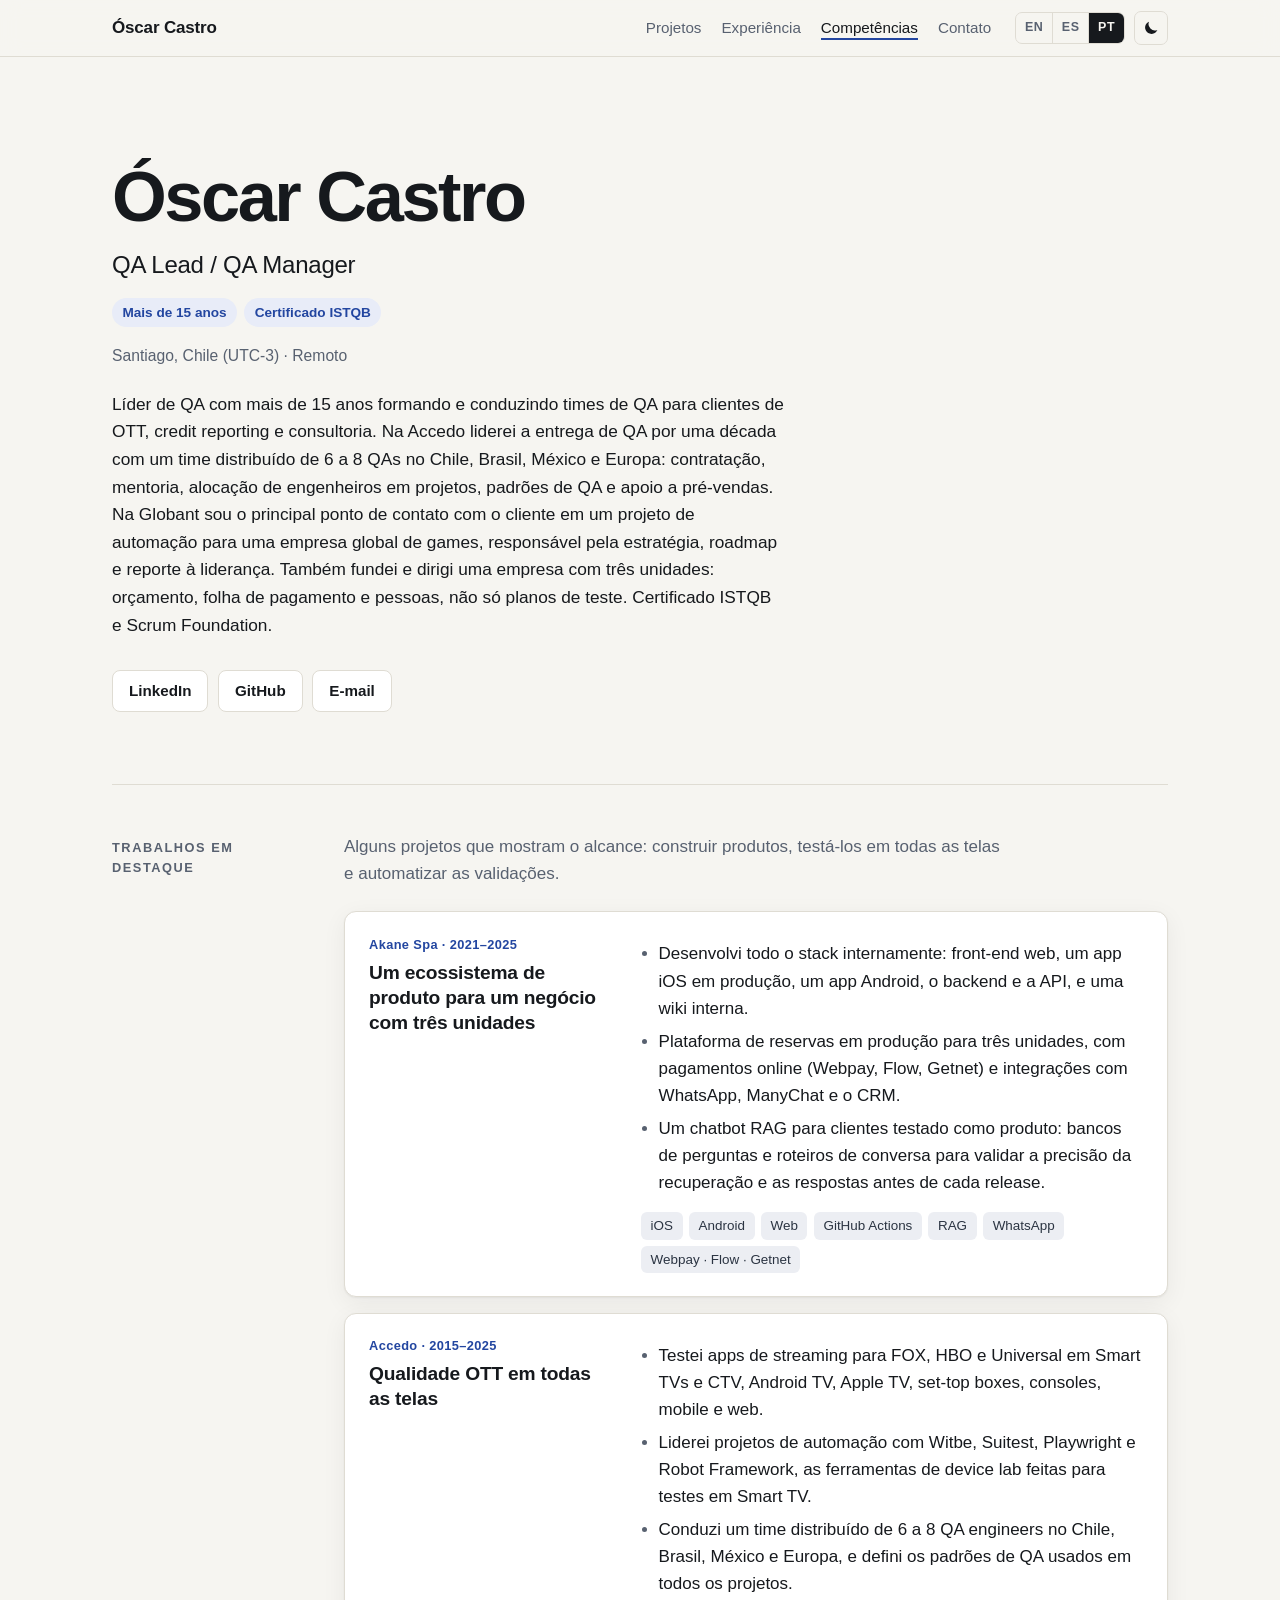
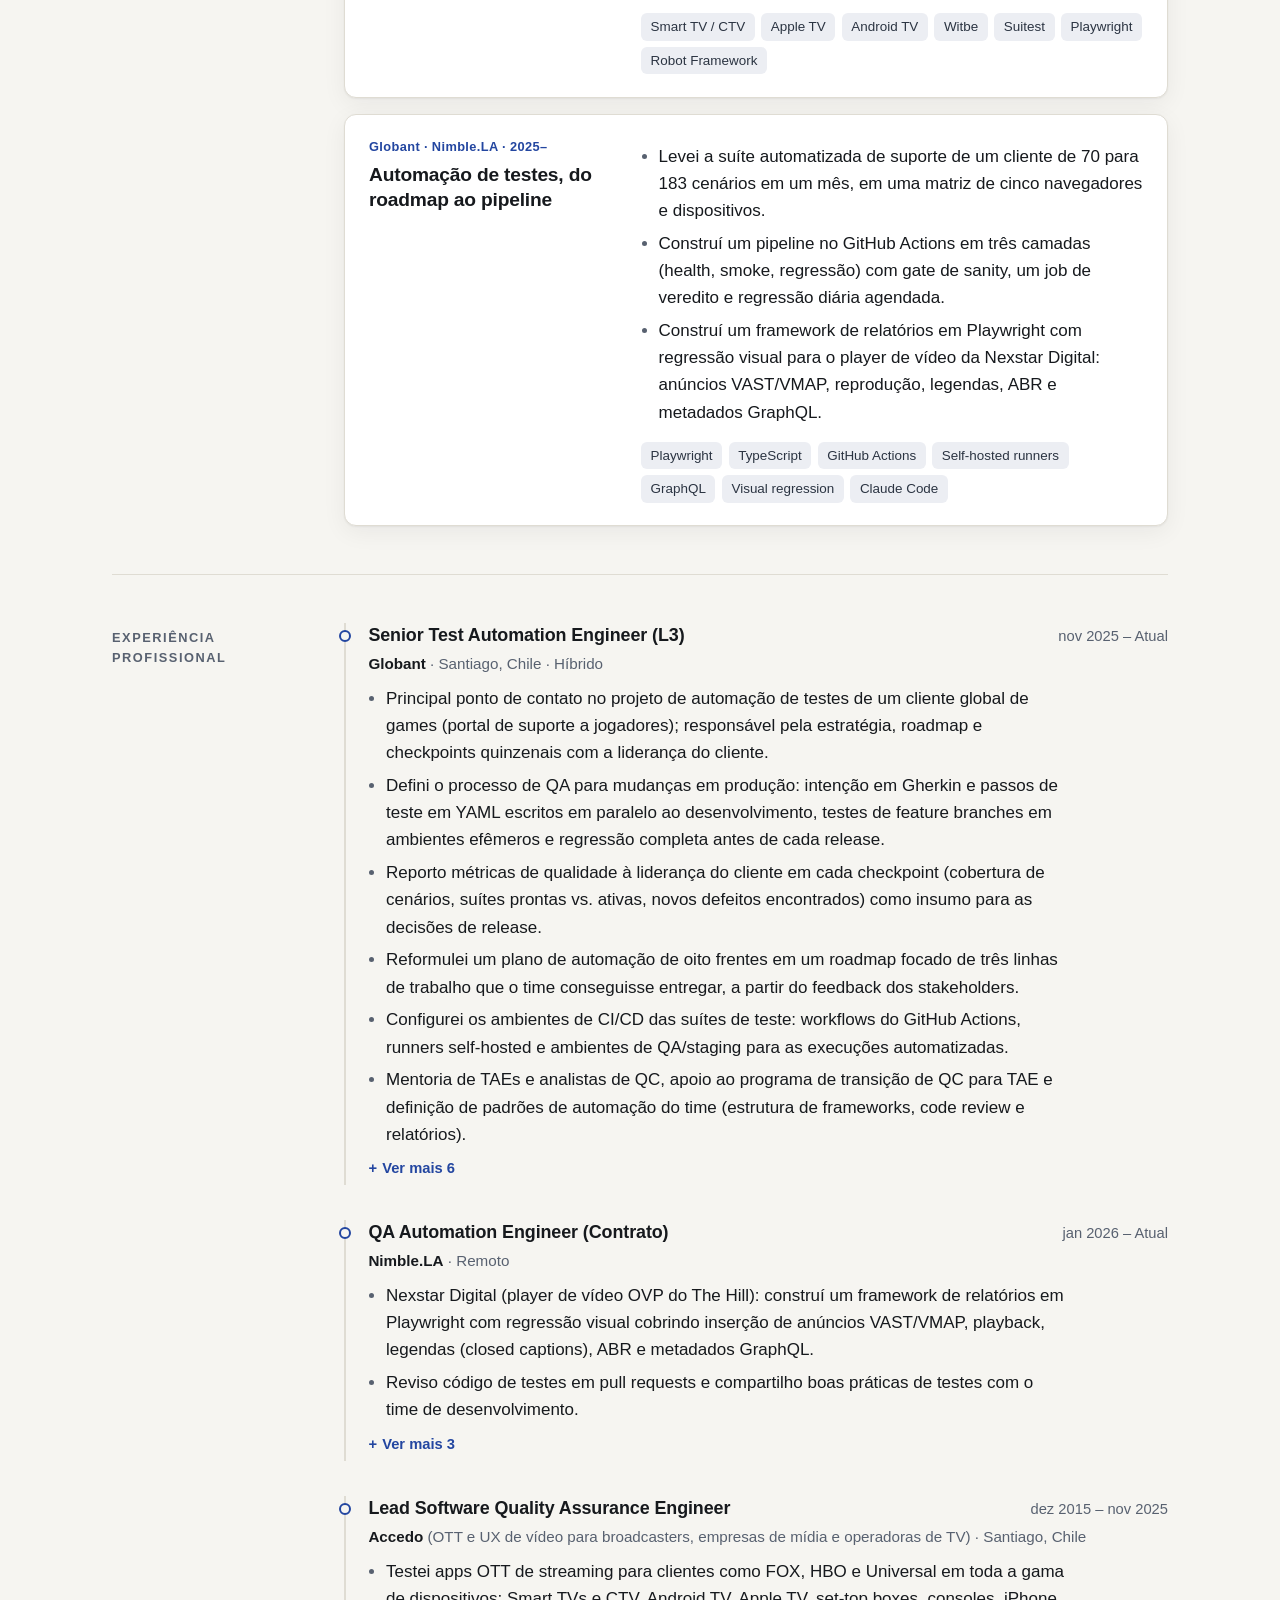
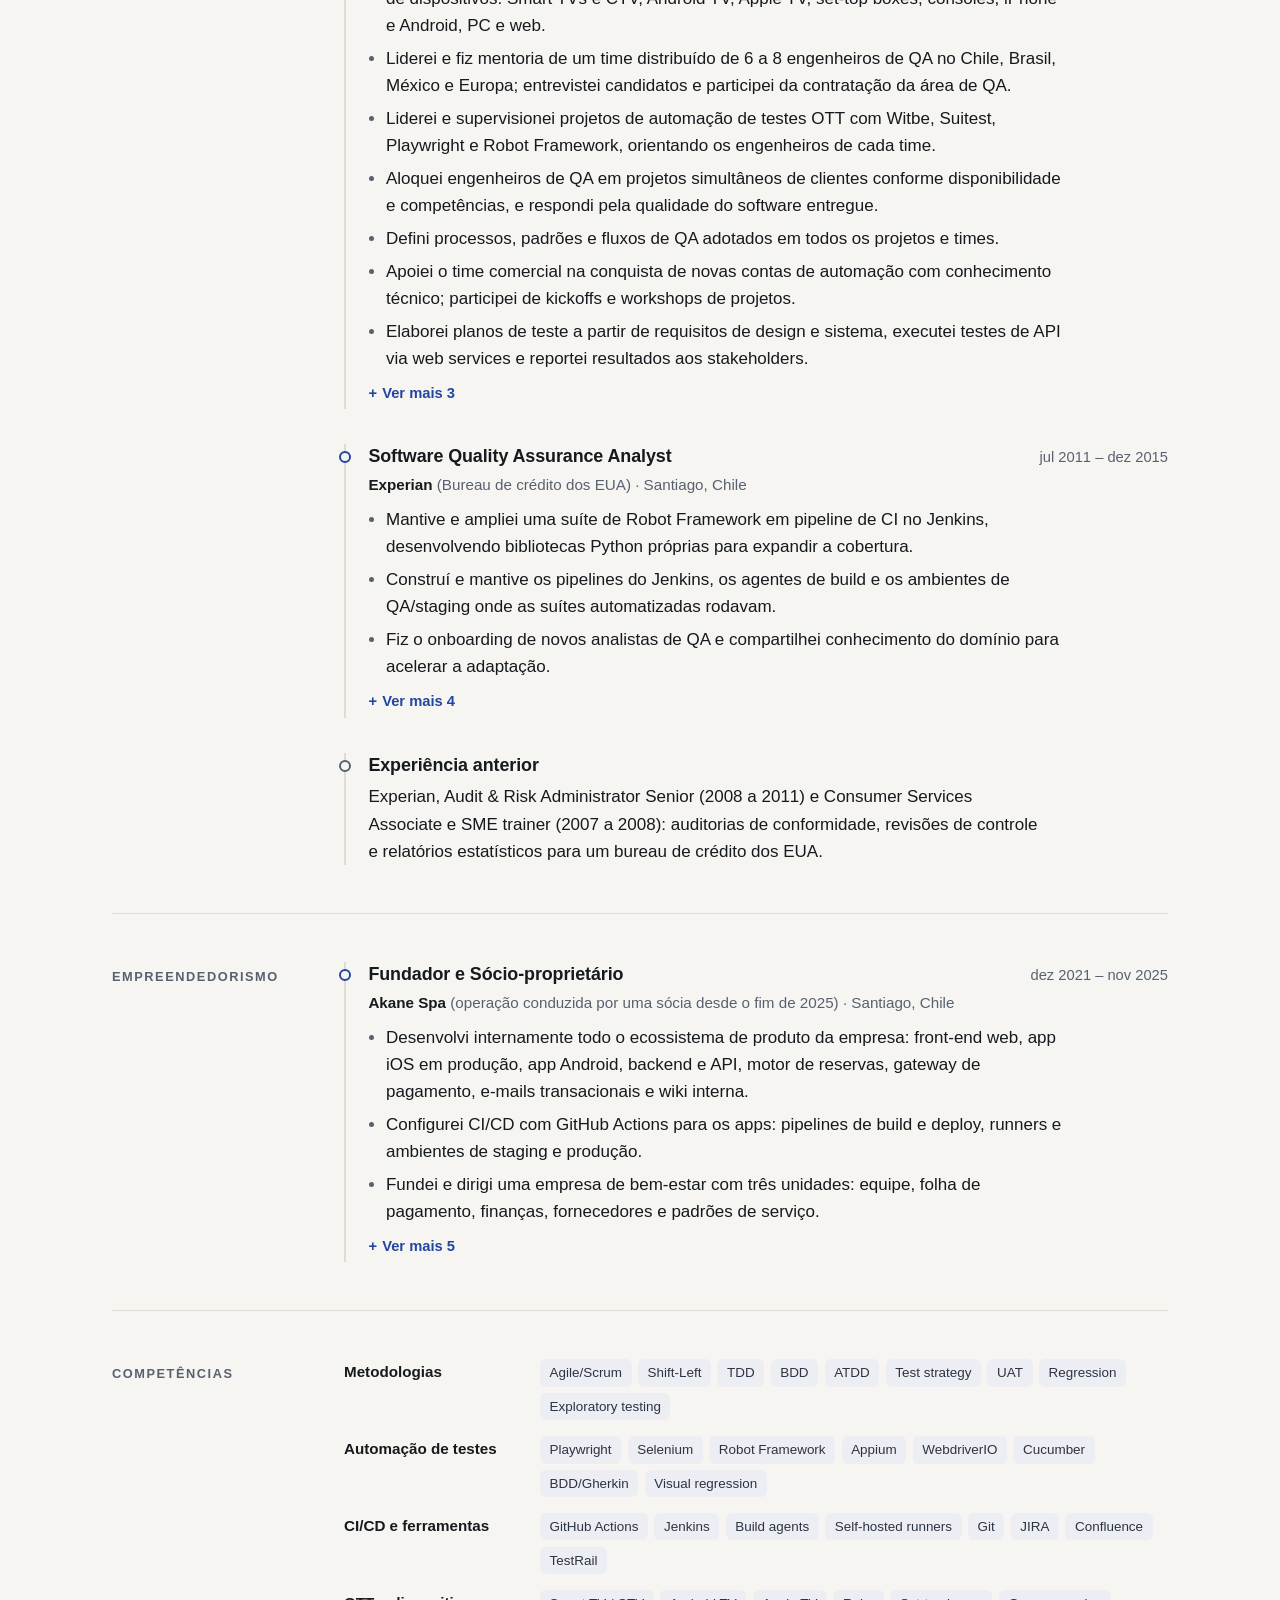
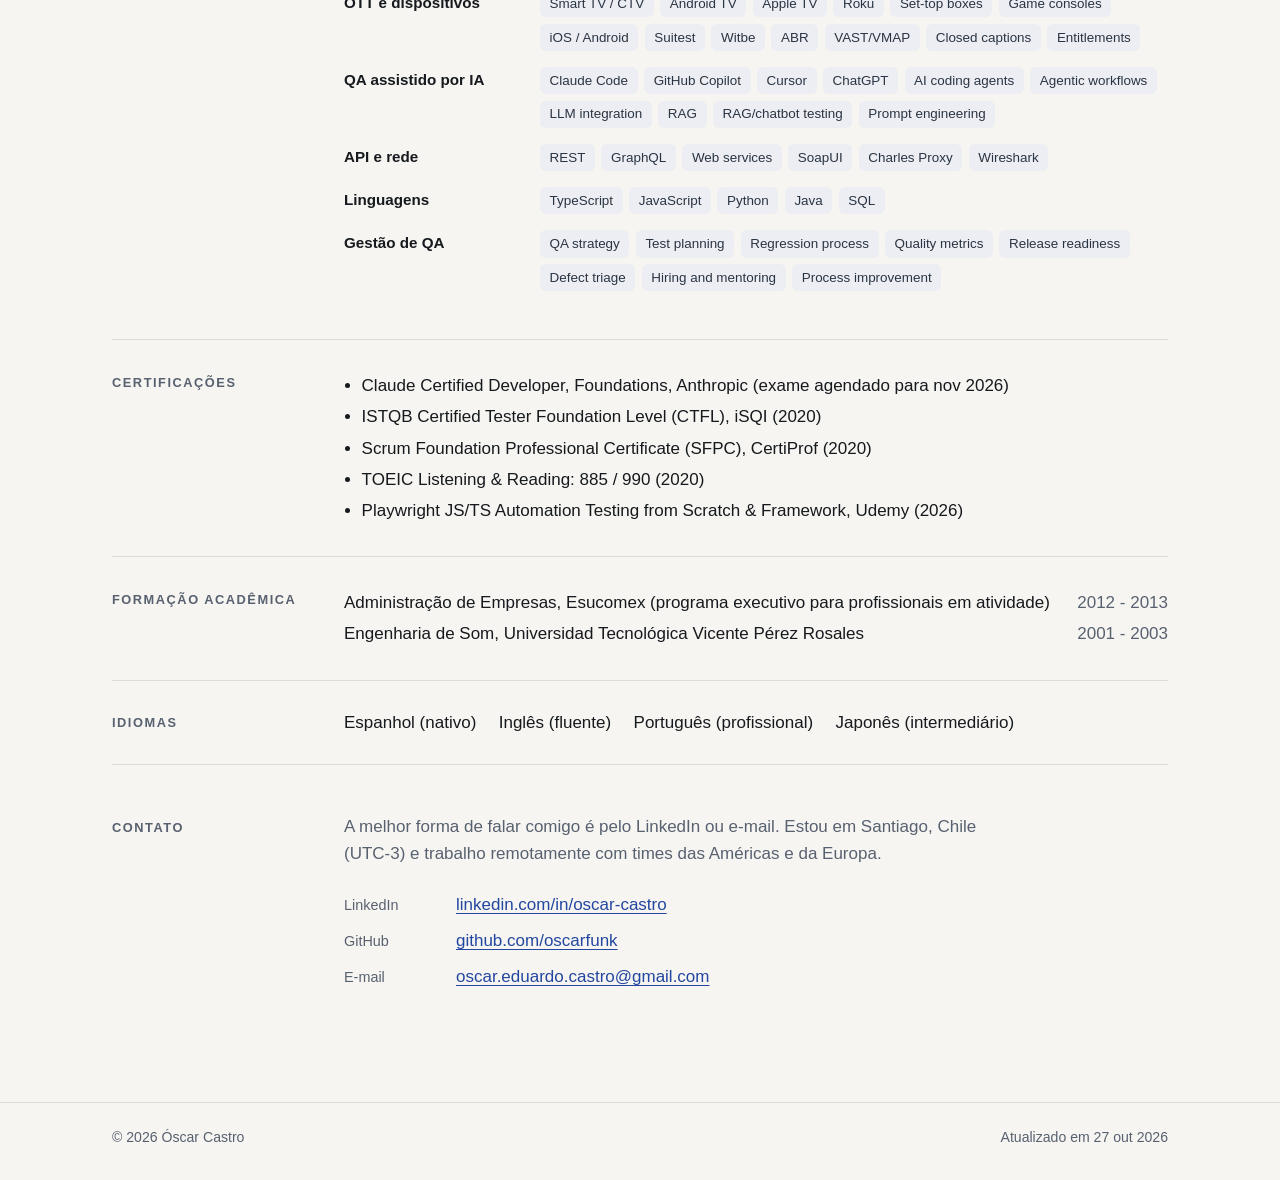
<file: pt/index.html>
<!doctype html>
<html lang="pt">
<head>
<meta charset="utf-8">
<meta name="viewport" content="width=device-width, initial-scale=1">
<title>Óscar Castro · QA Lead / QA Manager</title>
<meta name="description" content="Óscar Castro, QA Lead e QA Manager em Santiago, Chile. Mais de 15 anos liderando times de QA e automação de testes para clientes de OTT/streaming, credit reporting e consultoria. Certificado ISTQB.">
<meta name="color-scheme" content="light dark">
<link rel="canonical" href="https://oscarfunk.github.io/pt/">
<link rel="alternate" hreflang="en" href="https://oscarfunk.github.io/">
<link rel="alternate" hreflang="es" href="https://oscarfunk.github.io/es/">
<link rel="alternate" hreflang="pt" href="https://oscarfunk.github.io/pt/">
<link rel="alternate" hreflang="x-default" href="https://oscarfunk.github.io/">
<meta property="og:type" content="profile">
<meta property="og:title" content="Óscar Castro · QA Lead / QA Manager">
<meta property="og:description" content="Óscar Castro, QA Lead e QA Manager em Santiago, Chile. Mais de 15 anos liderando times de QA e automação de testes para clientes de OTT/streaming, credit reporting e consultoria. Certificado ISTQB.">
<meta property="og:url" content="https://oscarfunk.github.io/pt/">
<meta property="og:locale" content="pt_BR">
<meta name="twitter:card" content="summary">
<link rel="icon" href="/assets/favicon.svg" type="image/svg+xml">
<link rel="stylesheet" href="/assets/css/style.css">
<script>try{var t=localStorage.getItem("theme");if(t==="light"||t==="dark")document.documentElement.setAttribute("data-theme",t)}catch(e){}</script>
<script type="application/ld+json">{"@context": "https://schema.org", "@type": "Person", "name": "Óscar Castro", "jobTitle": "QA Lead / QA Manager", "url": "https://oscarfunk.github.io/pt/", "sameAs": ["https://linkedin.com/in/oscar-castro", "https://github.com/oscarfunk"], "address": {"@type": "PostalAddress", "addressLocality": "Santiago", "addressCountry": "CL"}}</script>
</head>
<body>
<a class="skip" href="#main">Pular para o conteúdo</a>
<header class="topbar">
  <div class="topbar-in">
    <a class="brand" href="/pt/">Óscar Castro</a>
    <nav class="nav" aria-label="Seções">
      <a href="#work">Projetos</a>
      <a href="#experience">Experiência</a>
      <a href="#skills">Competências</a>
      <a href="#contact">Contato</a>
    </nav>
    <div class="tools">
      <nav class="langs" aria-label="Idioma">
        <a href="/" hreflang="en" lang="en" title="English">EN</a>
        <a href="/es/" hreflang="es" lang="es" title="Español">ES</a>
        <a href="/pt/" hreflang="pt" lang="pt" title="Português" aria-current="page">PT</a>
      </nav>
      <button class="theme" type="button" data-to-dark="Mudar para tema escuro" data-to-light="Mudar para tema claro" aria-label="Mudar para tema escuro" title="Mudar para tema escuro">
        <svg class="i-moon" viewBox="0 0 24 24" width="18" height="18" aria-hidden="true"><path d="M20.5 14.6A8.5 8.5 0 0 1 9.4 3.5a8.5 8.5 0 1 0 11.1 11.1z" fill="currentColor"/></svg>
        <svg class="i-sun" viewBox="0 0 24 24" width="18" height="18" aria-hidden="true"><circle cx="12" cy="12" r="4.2" fill="currentColor"/><g stroke="currentColor" stroke-width="2" stroke-linecap="round"><path d="M12 2.5v2.2M12 19.3v2.2M2.5 12h2.2M19.3 12h2.2M5.3 5.3l1.6 1.6M17.1 17.1l1.6 1.6M5.3 18.7l1.6-1.6M17.1 6.9l1.6-1.6"/></g></svg>
      </button>
    </div>
  </div>
</header>

<main id="main">
<section class="hero" aria-labelledby="h-name">
  <h1 id="h-name">Óscar Castro</h1>
  <p class="hero-role">QA Lead / QA Manager</p>
  <ul class="facts"><li>Mais de 15 anos</li><li>Certificado ISTQB</li></ul>
  <p class="hero-loc">Santiago, Chile (UTC-3) · Remoto</p>
  <p class="hero-sum">Líder de QA com mais de 15 anos formando e conduzindo times de QA para clientes de OTT, credit reporting e consultoria. Na Accedo liderei a entrega de QA por uma década com um time distribuído de 6 a 8 QAs no Chile, Brasil, México e Europa: contratação, mentoria, alocação de engenheiros em projetos, padrões de QA e apoio a pré-vendas. Na Globant sou o principal ponto de contato com o cliente em um projeto de automação para uma empresa global de games, responsável pela estratégia, roadmap e reporte à liderança. Também fundei e dirigi uma empresa com três unidades: orçamento, folha de pagamento e pessoas, não só planos de teste. Certificado ISTQB e Scrum Foundation.</p>
  <div class="actions"><a class="btn" href="https://linkedin.com/in/oscar-castro" rel="me">LinkedIn</a><a class="btn" href="https://github.com/oscarfunk" rel="me">GitHub</a><a class="btn js-email" href="#contact" data-u="oscar.eduardo.castro" data-d="gmail.com">E-mail</a></div>
</section>

<section class="sec" id="work" aria-labelledby="h-work">
  <h2 class="sec-h" id="h-work">Trabalhos em destaque</h2>
  <div class="sec-b">
<p class="intro">Alguns projetos que mostram o alcance: construir produtos, testá-los em todas as telas e automatizar as validações.</p>
<div class="cards">
<article class="card">
  <div class="card-h">
    <p class="kicker">Akane Spa · 2021–2025</p>
    <h3 class="card-t">Um ecossistema de produto para um negócio com três unidades</h3>
  </div>
  <div class="card-b">
    <ul class="bul"><li>Desenvolvi todo o stack internamente: front-end web, um app iOS em produção, um app Android, o backend e a API, e uma wiki interna.</li><li>Plataforma de reservas em produção para três unidades, com pagamentos online (Webpay, Flow, Getnet) e integrações com WhatsApp, ManyChat e o CRM.</li><li>Um chatbot RAG para clientes testado como produto: bancos de perguntas e roteiros de conversa para validar a precisão da recuperação e as respostas antes de cada release.</li></ul>
    <ul class="chips"><li>iOS</li><li>Android</li><li>Web</li><li>GitHub Actions</li><li>RAG</li><li>WhatsApp</li><li>Webpay · Flow · Getnet</li></ul>
  </div>
</article>
<article class="card">
  <div class="card-h">
    <p class="kicker">Accedo · 2015–2025</p>
    <h3 class="card-t">Qualidade OTT em todas as telas</h3>
  </div>
  <div class="card-b">
    <ul class="bul"><li>Testei apps de streaming para FOX, HBO e Universal em Smart TVs e CTV, Android TV, Apple TV, set-top boxes, consoles, mobile e web.</li><li>Liderei projetos de automação com Witbe, Suitest, Playwright e Robot Framework, as ferramentas de device lab feitas para testes em Smart TV.</li><li>Conduzi um time distribuído de 6 a 8 QA engineers no Chile, Brasil, México e Europa, e defini os padrões de QA usados em todos os projetos.</li></ul>
    <ul class="chips"><li>Smart TV / CTV</li><li>Apple TV</li><li>Android TV</li><li>Witbe</li><li>Suitest</li><li>Playwright</li><li>Robot Framework</li></ul>
  </div>
</article>
<article class="card">
  <div class="card-h">
    <p class="kicker">Globant · Nimble.LA · 2025–</p>
    <h3 class="card-t">Automação de testes, do roadmap ao pipeline</h3>
  </div>
  <div class="card-b">
    <ul class="bul"><li>Levei a suíte automatizada de suporte de um cliente de 70 para 183 cenários em um mês, em uma matriz de cinco navegadores e dispositivos.</li><li>Construí um pipeline no GitHub Actions em três camadas (health, smoke, regressão) com gate de sanity, um job de veredito e regressão diária agendada.</li><li>Construí um framework de relatórios em Playwright com regressão visual para o player de vídeo da Nexstar Digital: anúncios VAST/VMAP, reprodução, legendas, ABR e metadados GraphQL.</li></ul>
    <ul class="chips"><li>Playwright</li><li>TypeScript</li><li>GitHub Actions</li><li>Self-hosted runners</li><li>GraphQL</li><li>Visual regression</li><li>Claude Code</li></ul>
  </div>
</article>
</div>
  </div>
</section>

<section class="sec" id="experience" aria-labelledby="h-experience">
  <h2 class="sec-h" id="h-experience">Experiência profissional</h2>
  <div class="sec-b">
<div class="timeline">
<article class="role" id="role-globant">
  <div class="role-h">
    <h3 class="role-t">Senior Test Automation Engineer (L3)</h3>
    <p class="role-d">nov 2025 – Atual</p>
  </div>
  <p class="role-m"><span class="co">Globant</span> · Santiago, Chile · Híbrido</p>
  <ul class="bul"><li>Principal ponto de contato no projeto de automação de testes de um cliente global de games (portal de suporte a jogadores); responsável pela estratégia, roadmap e checkpoints quinzenais com a liderança do cliente.</li><li>Defini o processo de QA para mudanças em produção: intenção em Gherkin e passos de teste em YAML escritos em paralelo ao desenvolvimento, testes de feature branches em ambientes efêmeros e regressão completa antes de cada release.</li><li>Reporto métricas de qualidade à liderança do cliente em cada checkpoint (cobertura de cenários, suítes prontas vs. ativas, novos defeitos encontrados) como insumo para as decisões de release.</li><li>Reformulei um plano de automação de oito frentes em um roadmap focado de três linhas de trabalho que o time conseguisse entregar, a partir do feedback dos stakeholders.</li><li>Configurei os ambientes de CI/CD das suítes de teste: workflows do GitHub Actions, runners self-hosted e ambientes de QA/staging para as execuções automatizadas.</li><li>Mentoria de TAEs e analistas de QC, apoio ao programa de transição de QC para TAE e definição de padrões de automação do time (estrutura de frameworks, code review e relatórios).</li></ul>
  <details class="more">
    <summary><span class="m">Ver mais 6</span><span class="l">Ver menos</span></summary>
    <ul class="bul"><li>Uso agentes de IA para código (Claude Code, Cursor, GitHub Copilot) em todo o ciclo de testes: criação de testes Playwright a partir de intenção em Gherkin e passos em YAML, debugging de execuções com falha e troubleshooting de ambientes.</li><li>Aumentei a cobertura automatizada das suítes de suporte de 70 para 183 cenários em um mês, em uma matriz de 5 navegadores e dispositivos.</li><li>Construí um pipeline de GitHub Actions em três camadas (health, smoke, regression) com gate de smoke @sanity, um job de veredito que indica em qual camada a execução parou e regressão diária agendada.</li><li>Projeto e mantenho frameworks em Playwright/TypeScript com criação de testes assistida por IA (Claude Code, GitHub Copilot), reduzindo o esforço de escrita e manutenção.</li><li>Desenhei a estratégia de automação de testes backend para um serviço GraphQL de cliente (cerca de 10.700 linhas, 50 a 60 integrações) em isolamento total de rede, com runner de CI self-hosted.</li><li>Participo de propostas e pré-vendas técnicas: escopo, estimativas e abordagem de testes.</li></ul>
  </details>
</article>
<article class="role" id="role-nimble">
  <div class="role-h">
    <h3 class="role-t">QA Automation Engineer (Contrato)</h3>
    <p class="role-d">jan 2026 – Atual</p>
  </div>
  <p class="role-m"><span class="co">Nimble.LA</span> · Remoto</p>
  <ul class="bul"><li>Nexstar Digital (player de vídeo OVP do The Hill): construí um framework de relatórios em Playwright com regressão visual cobrindo inserção de anúncios VAST/VMAP, playback, legendas (closed captions), ABR e metadados GraphQL.</li><li>Reviso código de testes em pull requests e compartilho boas práticas de testes com o time de desenvolvimento.</li></ul>
  <details class="more">
    <summary><span class="m">Ver mais 3</span><span class="l">Ver menos</span></summary>
    <ul class="bul"><li>Nexstar Digital: liderei UAT e regressão do release do OVP, validando ad KVPs, click-to-play, supressão de hardwall e entitlements em dois ambientes de staging.</li><li>Construo e mantenho suítes em Playwright para os fluxos principais de sites web e WordPress, seguindo especificações de design.</li><li>Executo testes manuais, exploratórios e de regressão entre releases e ambientes; documento defeitos com passos de reprodução claros.</li></ul>
  </details>
</article>
<article class="role" id="role-accedo">
  <div class="role-h">
    <h3 class="role-t">Lead Software Quality Assurance Engineer</h3>
    <p class="role-d">dez 2015 – nov 2025</p>
  </div>
  <p class="role-m"><span class="co">Accedo</span> <span class="note">(OTT e UX de vídeo para broadcasters, empresas de mídia e operadoras de TV)</span> · Santiago, Chile</p>
  <ul class="bul"><li>Testei apps OTT de streaming para clientes como FOX, HBO e Universal em toda a gama de dispositivos: Smart TVs e CTV, Android TV, Apple TV, set-top boxes, consoles, iPhone e Android, PC e web.</li><li>Liderei e fiz mentoria de um time distribuído de 6 a 8 engenheiros de QA no Chile, Brasil, México e Europa; entrevistei candidatos e participei da contratação da área de QA.</li><li>Liderei e supervisionei projetos de automação de testes OTT com Witbe, Suitest, Playwright e Robot Framework, orientando os engenheiros de cada time.</li><li>Aloquei engenheiros de QA em projetos simultâneos de clientes conforme disponibilidade e competências, e respondi pela qualidade do software entregue.</li><li>Defini processos, padrões e fluxos de QA adotados em todos os projetos e times.</li><li>Apoiei o time comercial na conquista de novas contas de automação com conhecimento técnico; participei de kickoffs e workshops de projetos.</li><li>Elaborei planos de teste a partir de requisitos de design e sistema, executei testes de API via web services e reportei resultados aos stakeholders.</li></ul>
  <details class="more">
    <summary><span class="m">Ver mais 3</span><span class="l">Ver menos</span></summary>
    <ul class="bul"><li>Liderei e construí automação para plataformas OTT com Playwright, Suitest e Witbe, ferramentas de device lab feitas para testes de Smart TV.</li><li>Suporte a UAT e testes de compatibilidade entre fabricantes de Smart TV para garantir ampla cobertura de dispositivos.</li><li>Gerenciei o acompanhamento de defeitos no JIRA, da triagem ao fechamento.</li></ul>
  </details>
</article>
<article class="role" id="role-experian">
  <div class="role-h">
    <h3 class="role-t">Software Quality Assurance Analyst</h3>
    <p class="role-d">jul 2011 – dez 2015</p>
  </div>
  <p class="role-m"><span class="co">Experian</span> <span class="note">(Bureau de crédito dos EUA)</span> · Santiago, Chile</p>
  <ul class="bul"><li>Mantive e ampliei uma suíte de Robot Framework em pipeline de CI no Jenkins, desenvolvendo bibliotecas Python próprias para expandir a cobertura.</li><li>Construí e mantive os pipelines do Jenkins, os agentes de build e os ambientes de QA/staging onde as suítes automatizadas rodavam.</li><li>Fiz o onboarding de novos analistas de QA e compartilhei conhecimento do domínio para acelerar a adaptação.</li></ul>
  <details class="more">
    <summary><span class="m">Ver mais 4</span><span class="l">Ver menos</span></summary>
    <ul class="bul"><li>Validei fluxos de relatórios de crédito e de resolução de disputas em conformidade com a FCRA.</li><li>Testei aplicações desktop, URA (IVR), web, processos batch, mainframe e APIs backend; validei dados de crédito entre sistemas com SQL.</li><li>Planejei e executei casos de teste e ciclos de regressão em sprints Agile; fiz triagem e priorização de defeitos.</li><li>Analisei requisitos, redigi documentos de design de testes e participei de sessões de estratégia de testes para definir escopo e prazos; revisei casos e resultados para fechar lacunas de cobertura.</li></ul>
  </details>
</article>
<div class="role earlier">
  <h3 class="role-t">Experiência anterior</h3>
  <p>Experian, Audit &amp; Risk Administrator Senior (2008 a 2011) e Consumer Services Associate e SME trainer (2007 a 2008): auditorias de conformidade, revisões de controle e relatórios estatísticos para um bureau de crédito dos EUA.</p>
</div>
</div>
  </div>
</section>

<section class="sec" id="venture" aria-labelledby="h-venture">
  <h2 class="sec-h" id="h-venture">Empreendedorismo</h2>
  <div class="sec-b">
<div class="timeline">
<article class="role" id="role-akane">
  <div class="role-h">
    <h3 class="role-t">Fundador e Sócio-proprietário</h3>
    <p class="role-d">dez 2021 – nov 2025</p>
  </div>
  <p class="role-m"><span class="co">Akane Spa</span> <span class="note">(operação conduzida por uma sócia desde o fim de 2025)</span> · Santiago, Chile</p>
  <ul class="bul"><li>Desenvolvi internamente todo o ecossistema de produto da empresa: front-end web, app iOS em produção, app Android, backend e API, motor de reservas, gateway de pagamento, e-mails transacionais e wiki interna.</li><li>Configurei CI/CD com GitHub Actions para os apps: pipelines de build e deploy, runners e ambientes de staging e produção.</li><li>Fundei e dirigi uma empresa de bem-estar com três unidades: equipe, folha de pagamento, finanças, fornecedores e padrões de serviço.</li></ul>
  <details class="more">
    <summary><span class="m">Ver mais 5</span><span class="l">Ver menos</span></summary>
    <ul class="bul"><li>Desenvolvi e operei em produção um chatbot RAG para clientes finais, integrado ao motor de reservas, ao CRM e aos canais de mensagens (WhatsApp, ManyChat).</li><li>Testei o chatbot como produto: criei bancos de perguntas e roteiros de conversa para avaliar a precisão do retrieval e as respostas geradas antes de cada release.</li><li>Automatizei a comunicação com clientes no backend: lembretes de agendamento por WhatsApp, pedidos de avaliação e deduplicação do CRM entre canais.</li><li>Gerenciei campanhas de aquisição no Google Ads e Meta Ads e as redes sociais da marca.</li><li>Desenvolvi a plataforma de reservas em produção: reservas em três unidades, pagamentos online (Webpay, Flow, Getnet) e integrações com terceiros (WhatsApp, ManyChat e o CRM).</li></ul>
  </details>
</article>
</div>
  </div>
</section>

<section class="sec" id="skills" aria-labelledby="h-skills">
  <h2 class="sec-h" id="h-skills">Competências</h2>
  <div class="sec-b">
<dl class="skills">
<div class="sk"><dt>Metodologias</dt><dd><ul class="chips"><li>Agile/Scrum</li><li>Shift-Left</li><li>TDD</li><li>BDD</li><li>ATDD</li><li>Test strategy</li><li>UAT</li><li>Regression</li><li>Exploratory testing</li></ul></dd></div>
<div class="sk"><dt>Automação de testes</dt><dd><ul class="chips"><li>Playwright</li><li>Selenium</li><li>Robot Framework</li><li>Appium</li><li>WebdriverIO</li><li>Cucumber</li><li>BDD/Gherkin</li><li>Visual regression</li></ul></dd></div>
<div class="sk"><dt>CI/CD e ferramentas</dt><dd><ul class="chips"><li>GitHub Actions</li><li>Jenkins</li><li>Build agents</li><li>Self-hosted runners</li><li>Git</li><li>JIRA</li><li>Confluence</li><li>TestRail</li></ul></dd></div>
<div class="sk"><dt>OTT e dispositivos</dt><dd><ul class="chips"><li>Smart TV / CTV</li><li>Android TV</li><li>Apple TV</li><li>Roku</li><li>Set-top boxes</li><li>Game consoles</li><li>iOS / Android</li><li>Suitest</li><li>Witbe</li><li>ABR</li><li>VAST/VMAP</li><li>Closed captions</li><li>Entitlements</li></ul></dd></div>
<div class="sk"><dt>QA assistido por IA</dt><dd><ul class="chips"><li>Claude Code</li><li>GitHub Copilot</li><li>Cursor</li><li>ChatGPT</li><li>AI coding agents</li><li>Agentic workflows</li><li>LLM integration</li><li>RAG</li><li>RAG/chatbot testing</li><li>Prompt engineering</li></ul></dd></div>
<div class="sk"><dt>API e rede</dt><dd><ul class="chips"><li>REST</li><li>GraphQL</li><li>Web services</li><li>SoapUI</li><li>Charles Proxy</li><li>Wireshark</li></ul></dd></div>
<div class="sk"><dt>Linguagens</dt><dd><ul class="chips"><li>TypeScript</li><li>JavaScript</li><li>Python</li><li>Java</li><li>SQL</li></ul></dd></div>
<div class="sk"><dt>Gestão de QA</dt><dd><ul class="chips"><li>QA strategy</li><li>Test planning</li><li>Regression process</li><li>Quality metrics</li><li>Release readiness</li><li>Defect triage</li><li>Hiring and mentoring</li><li>Process improvement</li></ul></dd></div>
</dl>
  </div>
</section>

<section class="sec compact" id="certs" aria-labelledby="h-certs">
  <h2 class="sec-h" id="h-certs">Certificações</h2>
  <div class="sec-b">
<ul class="list"><li>Claude Certified Developer, Foundations, Anthropic (exame agendado para nov 2026)</li><li>ISTQB Certified Tester Foundation Level (CTFL), iSQI (2020)</li><li>Scrum Foundation Professional Certificate (SFPC), CertiProf (2020)</li><li>TOEIC Listening &amp; Reading: 885 / 990 (2020)</li><li>Playwright JS/TS Automation Testing from Scratch &amp; Framework, Udemy (2026)</li></ul>
  </div>
</section>

<section class="sec compact" id="education" aria-labelledby="h-education">
  <h2 class="sec-h" id="h-education">Formação acadêmica</h2>
  <div class="sec-b">
<ul class="list edu">
<li><span>Administração de Empresas, Esucomex (programa executivo para profissionais em atividade)</span><span class="yr">2012 - 2013</span></li>
<li><span>Engenharia de Som, Universidad Tecnológica Vicente Pérez Rosales</span><span class="yr">2001 - 2003</span></li>
</ul>
  </div>
</section>

<section class="sec compact" id="languages" aria-labelledby="h-languages">
  <h2 class="sec-h" id="h-languages">Idiomas</h2>
  <div class="sec-b">
<ul class="inline"><li>Espanhol (nativo)</li><li>Inglês (fluente)</li><li>Português (profissional)</li><li>Japonês (intermediário)</li></ul>
  </div>
</section>

<section class="sec" id="contact" aria-labelledby="h-contact">
  <h2 class="sec-h" id="h-contact">Contato</h2>
  <div class="sec-b">
<p class="intro">A melhor forma de falar comigo é pelo LinkedIn ou e-mail. Estou em Santiago, Chile (UTC-3) e trabalho remotamente com times das Américas e da Europa.</p>
<ul class="contact">
  <li><span class="ck">LinkedIn</span><a href="https://linkedin.com/in/oscar-castro" rel="me">linkedin.com/in/oscar-castro</a></li>
  <li><span class="ck">GitHub</span><a href="https://github.com/oscarfunk" rel="me">github.com/oscarfunk</a></li>
  <li><span class="ck">E-mail</span><a class=" js-email" href="#contact" data-u="oscar.eduardo.castro" data-d="gmail.com" data-show>E-mail</a><noscript>oscar.eduardo.castro arroba gmail.com</noscript></li>
</ul>
  </div>
</section>
</main>

<footer class="foot">
  <div class="foot-in">
    <span>© 2026 Óscar Castro</span>
    <span>Atualizado em 27 out 2026</span>
  </div>
</footer>
<script src="/assets/js/main.js" defer></script>
</body>
</html>
</file>
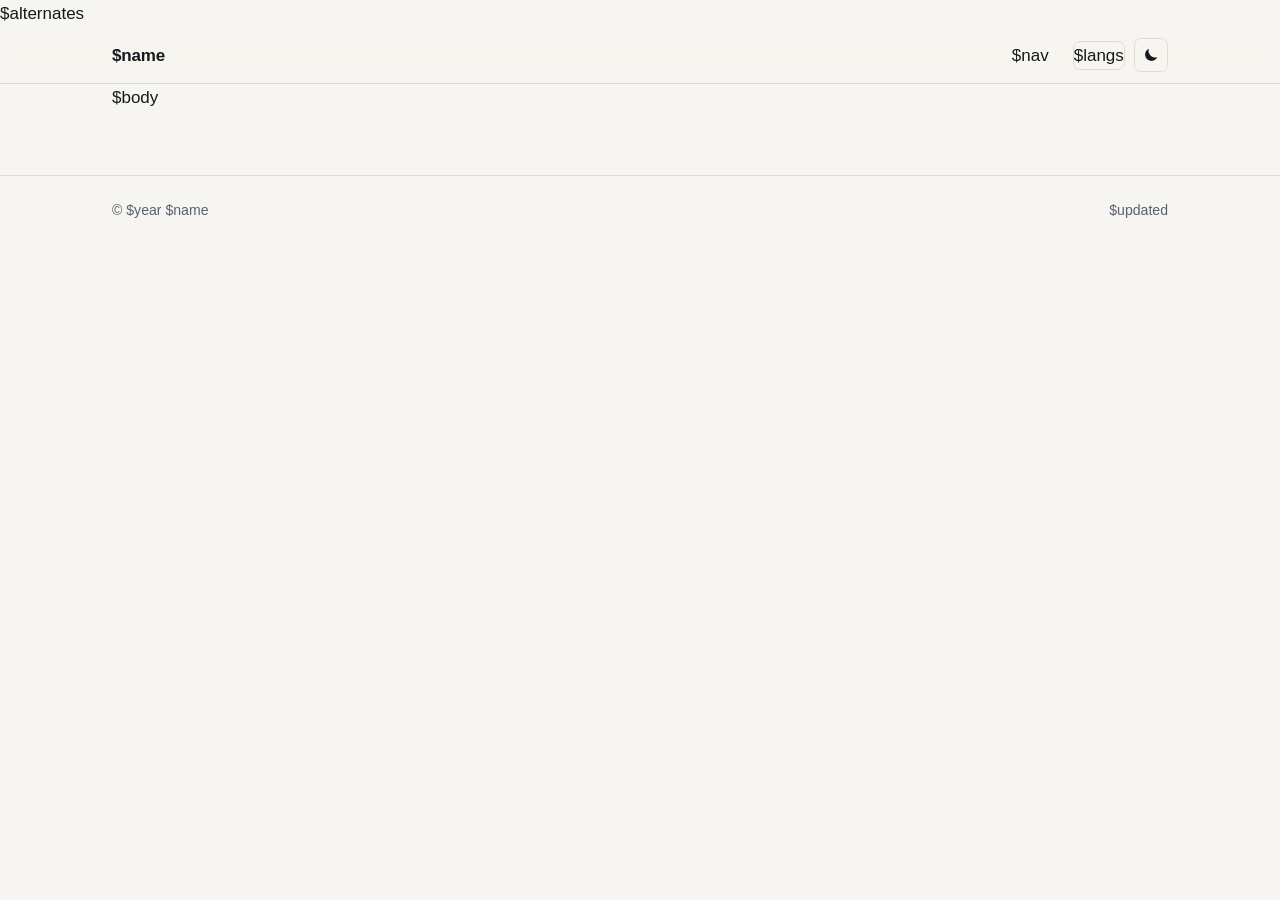
<file: templates/page.html>
<!doctype html>
<html lang="$lang">
<head>
<meta charset="utf-8">
<meta name="viewport" content="width=device-width, initial-scale=1">
<title>$title</title>
<meta name="description" content="$description">
<meta name="color-scheme" content="light dark">
<link rel="canonical" href="$canonical">
$alternates
<meta property="og:type" content="profile">
<meta property="og:title" content="$title">
<meta property="og:description" content="$description">
<meta property="og:url" content="$canonical">
<meta property="og:locale" content="$og_locale">
<meta name="twitter:card" content="summary">
<link rel="icon" href="/assets/favicon.svg" type="image/svg+xml">
<link rel="stylesheet" href="/assets/css/style.css">
<script>try{var t=localStorage.getItem("theme");if(t==="light"||t==="dark")document.documentElement.setAttribute("data-theme",t)}catch(e){}</script>
<script type="application/ld+json">$jsonld</script>
</head>
<body>
<a class="skip" href="#main">$skip</a>
<header class="topbar">
  <div class="topbar-in">
    <a class="brand" href="$home">$name</a>
    <nav class="nav" aria-label="$nav_label">
$nav
    </nav>
    <div class="tools">
      <nav class="langs" aria-label="$lang_label">
$langs
      </nav>
      <button class="theme" type="button" data-to-dark="$theme_to_dark" data-to-light="$theme_to_light" aria-label="$theme_to_dark" title="$theme_to_dark">
        <svg class="i-moon" viewBox="0 0 24 24" width="18" height="18" aria-hidden="true"><path d="M20.5 14.6A8.5 8.5 0 0 1 9.4 3.5a8.5 8.5 0 1 0 11.1 11.1z" fill="currentColor"/></svg>
        <svg class="i-sun" viewBox="0 0 24 24" width="18" height="18" aria-hidden="true"><circle cx="12" cy="12" r="4.2" fill="currentColor"/><g stroke="currentColor" stroke-width="2" stroke-linecap="round"><path d="M12 2.5v2.2M12 19.3v2.2M2.5 12h2.2M19.3 12h2.2M5.3 5.3l1.6 1.6M17.1 17.1l1.6 1.6M5.3 18.7l1.6-1.6M17.1 6.9l1.6-1.6"/></g></svg>
      </button>
    </div>
  </div>
</header>

<main id="main">
$body
</main>

<footer class="foot">
  <div class="foot-in">
    <span>© $year $name</span>
    <span>$updated</span>
  </div>
</footer>
<script src="/assets/js/main.js" defer></script>
</body>
</html>
</file>
<file: assets/css/style.css>
/* Óscar Castro · CV site. Plain CSS, no build step. */

:root {
  --bg: #f6f5f1;
  --surface: #ffffff;
  --ink: #16191d;
  --muted: #586170;
  --line: #dfdcd3;
  --accent: #2346a0;
  --accent-ink: #ffffff;
  --accent-soft: #e8ecf8;
  --chip-bg: #eceef3;
  --chip-ink: #2b3442;
  --shadow: 0 1px 2px rgba(22, 25, 29, .05), 0 6px 24px rgba(22, 25, 29, .06);
  --font: ui-sans-serif, -apple-system, BlinkMacSystemFont, "Segoe UI", Roboto, "Helvetica Neue", Arial, sans-serif;
  --wrap: 68rem;
  --gutter: 16px;
  color-scheme: light;
}

@media (prefers-color-scheme: dark) {
  :root:not([data-theme="light"]) {
    --bg: #0f1216;
    --surface: #161a20;
    --ink: #e8ebef;
    --muted: #9da6b3;
    --line: #2a3039;
    --accent: #93adff;
    --accent-ink: #0f1216;
    --accent-soft: #1c2438;
    --chip-bg: #1f252e;
    --chip-ink: #cfd6e0;
    --shadow: 0 1px 2px rgba(0, 0, 0, .35), 0 8px 28px rgba(0, 0, 0, .35);
    color-scheme: dark;
  }
}

:root[data-theme="dark"] {
  --bg: #0f1216;
  --surface: #161a20;
  --ink: #e8ebef;
  --muted: #9da6b3;
  --line: #2a3039;
  --accent: #93adff;
  --accent-ink: #0f1216;
  --accent-soft: #1c2438;
  --chip-bg: #1f252e;
  --chip-ink: #cfd6e0;
  --shadow: 0 1px 2px rgba(0, 0, 0, .35), 0 8px 28px rgba(0, 0, 0, .35);
  color-scheme: dark;
}

*, *::before, *::after { box-sizing: border-box; }

html { scroll-padding-top: 5.5rem; -webkit-text-size-adjust: 100%; }
@media (prefers-reduced-motion: no-preference) { html { scroll-behavior: smooth; } }

body {
  margin: 0;
  background: var(--bg);
  color: var(--ink);
  font: 400 1.0625rem/1.6 var(--font);
  text-rendering: optimizeLegibility;
  -webkit-font-smoothing: antialiased;
}

a { color: var(--accent); text-underline-offset: .18em; text-decoration-thickness: 1px; }
a:hover { text-decoration-thickness: 2px; }
:focus-visible { outline: 2px solid var(--accent); outline-offset: 3px; border-radius: 4px; }

.skip {
  position: absolute; left: var(--gutter); top: -3rem; z-index: 20;
  background: var(--accent); color: var(--accent-ink); padding: .5rem .9rem; border-radius: 6px;
  font-weight: 600; text-decoration: none;
}
.skip:focus { top: .75rem; }

/* ---------- Top bar ---------- */
.topbar {
  position: sticky; top: 0; z-index: 10;
  background: color-mix(in srgb, var(--bg) 88%, transparent);
  -webkit-backdrop-filter: saturate(1.4) blur(10px);
  backdrop-filter: saturate(1.4) blur(10px);
  border-bottom: 1px solid var(--line);
}
.topbar-in {
  max-width: var(--wrap); margin: 0 auto; padding: .7rem var(--gutter);
  display: flex; align-items: center; gap: .75rem 1.5rem;
}
.brand { font-weight: 700; color: var(--ink); text-decoration: none; letter-spacing: -.01em; white-space: nowrap; }
.nav { display: flex; gap: 1.25rem; margin-left: auto; }
.nav a { color: var(--muted); text-decoration: none; font-size: .95rem; white-space: nowrap; }
.nav a:hover, .nav a.on { color: var(--ink); }
.nav a.on { box-shadow: inset 0 -2px 0 var(--accent); }
.tools { display: flex; align-items: center; gap: .6rem; }
.langs { display: inline-flex; border: 1px solid var(--line); border-radius: 7px; overflow: hidden; }
.langs a {
  font-size: .78rem; font-weight: 600; letter-spacing: .04em; padding: .3rem .55rem;
  color: var(--muted); text-decoration: none;
}
.langs a + a { border-left: 1px solid var(--line); }
.langs a[aria-current="page"] { background: var(--ink); color: var(--bg); }
.theme {
  display: inline-grid; place-items: center; width: 2.1rem; height: 2.1rem;
  border: 1px solid var(--line); border-radius: 7px; background: transparent; color: var(--ink); cursor: pointer;
}
.theme:hover { background: var(--chip-bg); }
.theme .i-sun { display: none; }
:root[data-theme="dark"] .theme .i-sun { display: block; }
:root[data-theme="dark"] .theme .i-moon { display: none; }
@media (prefers-color-scheme: dark) {
  :root:not([data-theme="light"]) .theme .i-sun { display: block; }
  :root:not([data-theme="light"]) .theme .i-moon { display: none; }
}

@media (max-width: 720px) {
  .topbar-in { flex-wrap: wrap; }
  .tools { margin-left: auto; }
  .nav {
    order: 3; width: 100%; margin: 0; gap: .9rem;
    overflow-x: auto; scrollbar-width: none; padding-bottom: .15rem;
  }
  .nav a { font-size: .88rem; }
  .nav::-webkit-scrollbar { display: none; }
}

/* ---------- Layout ---------- */
main { max-width: var(--wrap); margin: 0 auto; padding: 0 var(--gutter) 4rem; }

.hero { padding: clamp(3rem, 9vw, 6.5rem) 0 clamp(2.5rem, 6vw, 4.5rem); max-width: 46rem; }
.hero h1 {
  font-size: clamp(2.6rem, 7vw, 4.4rem); line-height: 1.02; letter-spacing: -.035em;
  font-weight: 750; margin: 0;
}
.hero-role { font-size: clamp(1.2rem, 2.6vw, 1.5rem); font-weight: 500; margin: .8rem 0 0; letter-spacing: -.01em; }
.facts { list-style: none; padding: 0; margin: .9rem 0 0; display: flex; flex-wrap: wrap; gap: .45rem; }
.facts li {
  font-size: .85rem; font-weight: 600; padding: .22rem .65rem; border-radius: 999px;
  background: var(--accent-soft); color: var(--accent);
}
.hero-loc { color: var(--muted); margin: 1rem 0 0; font-size: .98rem; }
.hero-sum { margin: 1.4rem 0 0; max-width: 70ch; font-size: 1.08rem; }
.actions { display: flex; flex-wrap: wrap; gap: .6rem; margin-top: 1.9rem; }
.btn {
  display: inline-flex; align-items: center; min-height: 2.6rem; padding: .5rem 1rem;
  border-radius: 8px; border: 1px solid var(--line); background: var(--surface);
  color: var(--ink); font-weight: 600; font-size: .95rem; text-decoration: none;
}
.btn:hover { border-color: var(--ink); }
.btn.primary { background: var(--accent); border-color: var(--accent); color: var(--accent-ink); }
.btn.primary:hover { filter: brightness(1.08); }

.sec {
  display: grid; grid-template-columns: 12rem minmax(0, 1fr); gap: 1rem 2.5rem;
  padding: 3rem 0; border-top: 1px solid var(--line);
}
.sec.compact { padding: 1.75rem 0; }
.sec-h {
  margin: 0; font-size: .8rem; font-weight: 700; letter-spacing: .12em; text-transform: uppercase;
  color: var(--muted); padding-top: .3rem;
}
.sec:not(.compact) .sec-h { position: sticky; top: 5.5rem; align-self: start; }
.sec-b { min-width: 0; }
.intro { margin: 0 0 1.5rem; max-width: 70ch; color: var(--muted); }
@media (max-width: 860px) {
  .sec { grid-template-columns: minmax(0, 1fr); padding: 2.25rem 0; gap: .9rem; }
  .sec.compact { padding: 1.5rem 0; }
  .sec:not(.compact) .sec-h { position: static; }
}

/* ---------- Lists ---------- */
.bul { margin: .55rem 0 0; padding-left: 1.1rem; }
.bul li { margin: .35rem 0; max-width: 72ch; }
.bul li::marker { color: var(--muted); }
.chips { list-style: none; padding: 0; margin: 0; display: flex; flex-wrap: wrap; gap: .4rem; }
.chips li {
  font-size: .84rem; padding: .18rem .6rem; border-radius: 6px;
  background: var(--chip-bg); color: var(--chip-ink); white-space: nowrap;
}
.list { margin: 0; padding-left: 1.1rem; }
.list li { margin: .25rem 0; }
.list.edu { list-style: none; padding: 0; }
.list.edu li { display: flex; justify-content: space-between; gap: .4rem 1.5rem; flex-wrap: wrap; }
.yr { color: var(--muted); font-variant-numeric: tabular-nums; white-space: nowrap; }
.inline { list-style: none; padding: 0; margin: 0; display: flex; flex-wrap: wrap; gap: .3rem 1.4rem; }

/* ---------- Selected work ---------- */
.cards { display: grid; gap: 1rem; }
.card {
  background: var(--surface); border: 1px solid var(--line); border-radius: 12px;
  padding: 1.4rem 1.5rem; box-shadow: var(--shadow);
  display: grid; grid-template-columns: 15rem minmax(0, 1fr); gap: .75rem 2rem;
}
.kicker { margin: 0; font-size: .8rem; font-weight: 600; letter-spacing: .03em; color: var(--accent); }
.card-t { margin: .35rem 0 0; font-size: 1.2rem; line-height: 1.3; letter-spacing: -.01em; }
.card-b .bul { margin-top: 0; }
.card-b .chips { margin-top: 1rem; }
@media (max-width: 980px) { .card { grid-template-columns: minmax(0, 1fr); } }

/* ---------- Experience ---------- */
.timeline { display: grid; gap: 2.2rem; }
.role { position: relative; padding-left: 1.4rem; border-left: 2px solid var(--line); }
.role::before {
  content: ""; position: absolute; left: -7px; top: .45rem; width: 12px; height: 12px;
  border-radius: 50%; background: var(--bg); border: 2px solid var(--accent);
}
.role-h { display: flex; flex-wrap: wrap; justify-content: space-between; align-items: baseline; gap: .1rem 1.5rem; }
.role-t { margin: 0; font-size: 1.12rem; line-height: 1.35; letter-spacing: -.005em; }
.role-d { margin: 0; color: var(--muted); font-size: .92rem; font-variant-numeric: tabular-nums; white-space: nowrap; }
.role-m { margin: .2rem 0 0; color: var(--muted); font-size: .95rem; }
.role-m .co { color: var(--ink); font-weight: 600; }
.role.earlier p { margin: .4rem 0 0; max-width: 72ch; }
.role.earlier::before { border-color: var(--muted); }

.more { margin-top: .2rem; }
.more summary {
  display: inline-flex; align-items: center; gap: .35rem; cursor: pointer; list-style: none;
  color: var(--accent); font-size: .92rem; font-weight: 600; padding: .25rem 0;
}
.more summary::-webkit-details-marker { display: none; }
.more summary::before { content: "+"; font-weight: 700; width: 1ch; }
.more[open] summary::before { content: "−"; }
.more .l, .more[open] .m { display: none; }
.more[open] .l { display: inline; }
.more .bul { margin-top: 0; }

/* ---------- Skills ---------- */
.skills { margin: 0; display: grid; gap: 1rem; }
.sk { display: grid; grid-template-columns: 11rem minmax(0, 1fr); gap: .4rem 1.25rem; align-items: baseline; }
.sk dt { font-weight: 600; font-size: .95rem; }
.sk dd { margin: 0; }
@media (max-width: 600px) { .sk { grid-template-columns: minmax(0, 1fr); } }

/* ---------- Contact ---------- */
.contact { list-style: none; padding: 0; margin: 0; display: grid; gap: .55rem; }
.contact li { display: flex; flex-wrap: wrap; gap: .1rem 1rem; align-items: baseline; }
.ck { min-width: 6rem; color: var(--muted); font-size: .9rem; }
.contact a { overflow-wrap: anywhere; }

/* ---------- Footer / 404 ---------- */
.foot { border-top: 1px solid var(--line); }
.foot-in {
  max-width: var(--wrap); margin: 0 auto; padding: 1.4rem var(--gutter) 2rem;
  display: flex; flex-wrap: wrap; justify-content: space-between; gap: .5rem 1.5rem;
  color: var(--muted); font-size: .88rem;
}
.nf { max-width: 40rem; padding-top: 18vh; }
.nf h1 { font-size: 4rem; margin: 0 0 1rem; letter-spacing: -.03em; }

/* ---------- Print: a clean paper CV ---------- */
@media print {
  :root, :root[data-theme="dark"] {
    --bg: #fff; --surface: #fff; --ink: #000; --muted: #444; --line: #bbb;
    --accent: #1d3a8a; --accent-soft: #fff; --chip-bg: #fff; --chip-ink: #000; --shadow: none;
    color-scheme: light;
  }
  body { font-size: 10.5pt; line-height: 1.45; }
  /* The work cards repeat the experience section, so paper skips them. */
  .topbar, .skip, .theme, .actions, .more summary, .foot, #work { display: none !important; }
  main { padding: 0; max-width: none; }
  .hero { padding: 0 0 1rem; max-width: none; }
  .hero h1 { font-size: 24pt; }
  .facts li { padding: 0; margin-right: .8rem; }
  .sec, .sec.compact { grid-template-columns: 10.5rem minmax(0, 1fr); gap: .5rem 1.5rem; padding: .9rem 0; }
  .sec-h { position: static !important; letter-spacing: .06em; }
  .timeline { gap: 1.2rem; }
  .role-h, .role-m { break-after: avoid; }
  .bul li { break-inside: avoid; }
  .chips li { padding: 0; margin-right: .5rem; }
  .chips li:not(:last-child)::after { content: ","; }
  a { color: inherit; text-decoration: none; }
}
</file>
